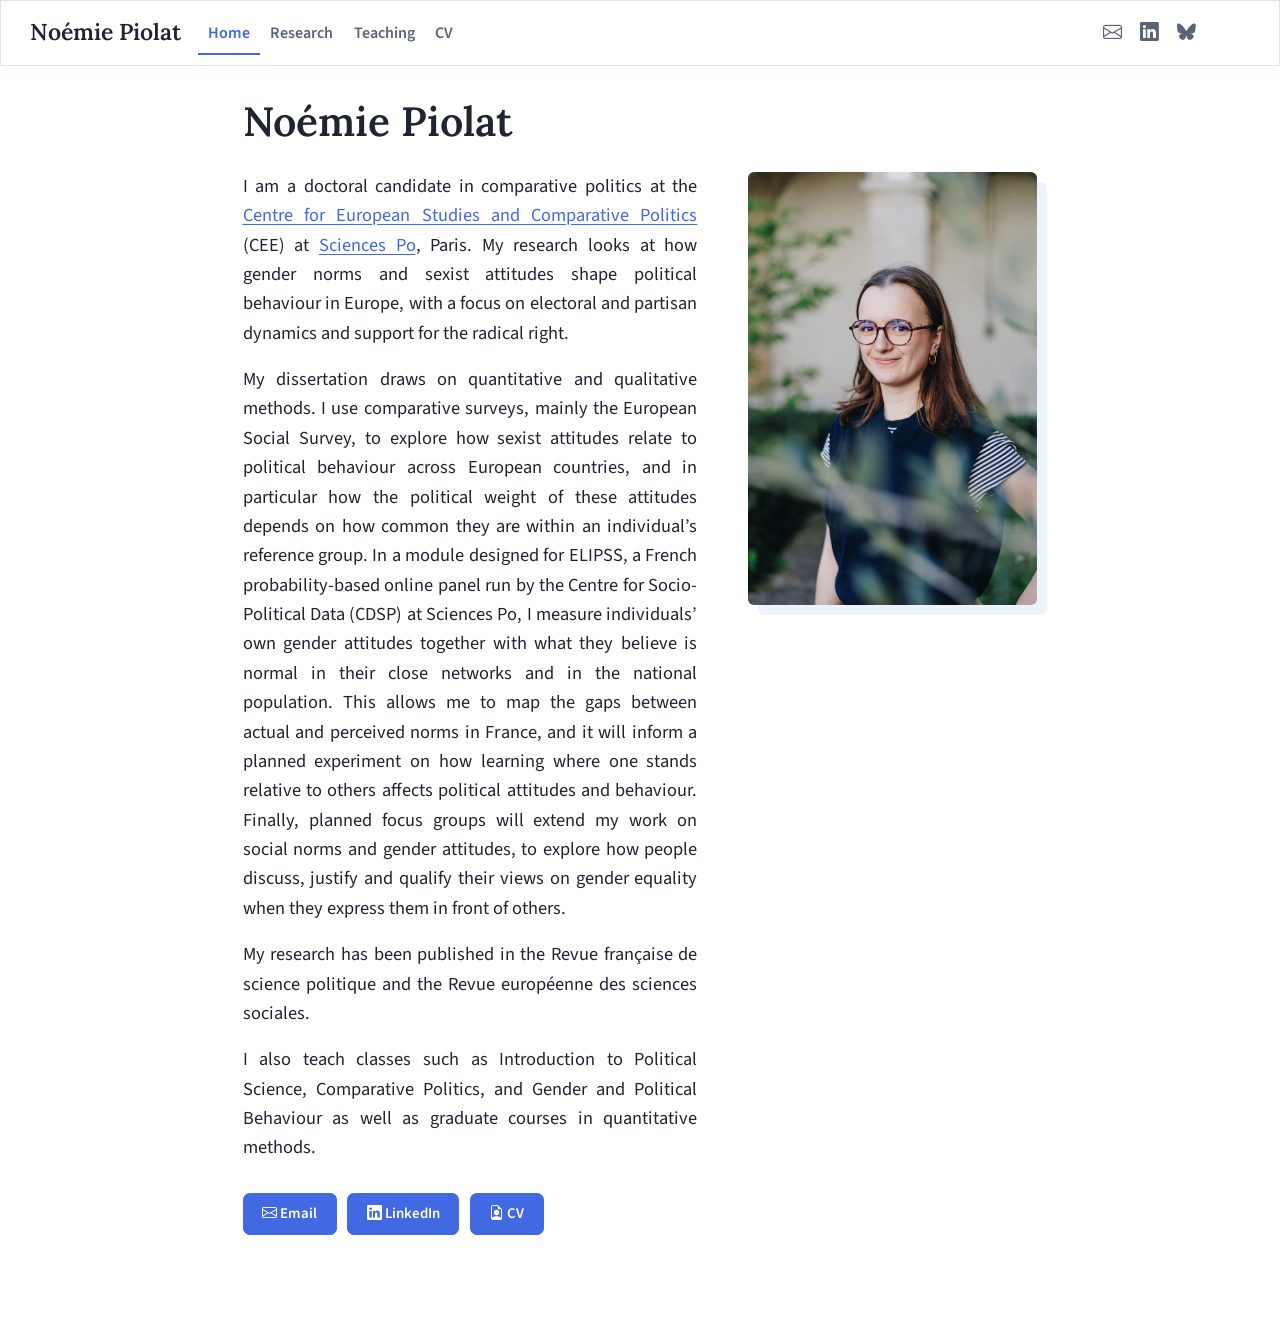
<file: docs/index.html>
<!DOCTYPE html>
<html xmlns="http://www.w3.org/1999/xhtml" lang="en" xml:lang="en"><head>

<meta charset="utf-8">
<meta name="generator" content="quarto-1.9.37">

<meta name="viewport" content="width=device-width, initial-scale=1.0, user-scalable=yes">

<meta name="description" content="Noémie Piolat, PhD candidate in comparative politics at the Center for European Studies and Comparative Politics (CEE), Sciences Po. Research on sexism, gender norms and political behaviour in Europe.">

<title>Noémie Piolat | PhD candidate in comparative politics, Sciences Po</title>
<style>
/* Default styles provided by pandoc.
** See https://pandoc.org/MANUAL.html#variables-for-html for config info.
*/
code{white-space: pre-wrap;}
span.smallcaps{font-variant: small-caps;}
div.columns{display: flex; gap: min(4vw, 1.5em);}
div.column{flex: auto; overflow-x: auto;}
div.hanging-indent{margin-left: 1.5em; text-indent: -1.5em;}
ul.task-list{list-style: none;}
ul.task-list li input[type="checkbox"] {
  width: 0.8em;
  margin: 0 0.8em 0.2em -1em; /* quarto-specific, see https://github.com/quarto-dev/quarto-cli/issues/4556 */ 
  vertical-align: middle;
}
</style>


<script src="site_libs/quarto-nav/quarto-nav.js"></script>
<script src="site_libs/quarto-nav/headroom.min.js"></script>
<script src="site_libs/clipboard/clipboard.min.js"></script>
<script src="site_libs/quarto-search/autocomplete.umd.js"></script>
<script src="site_libs/quarto-search/fuse.min.js"></script>
<script src="site_libs/quarto-search/quarto-search.js"></script>
<meta name="quarto:offset" content="./">
<link href="./favicon.png" rel="icon" type="image/png">
<script src="site_libs/quarto-html/quarto.js" type="module"></script>
<script src="site_libs/quarto-html/tabsets/tabsets.js" type="module"></script>
<script src="site_libs/quarto-html/popper.min.js"></script>
<script src="site_libs/quarto-html/tippy.umd.min.js"></script>
<script src="site_libs/quarto-html/anchor.min.js"></script>
<link href="site_libs/quarto-html/tippy.css" rel="stylesheet">
<link href="site_libs/quarto-html/quarto-syntax-highlighting-7f8f88aac4f3542376d5c11b86a4c14d.css" rel="stylesheet" id="quarto-text-highlighting-styles">
<script src="site_libs/bootstrap/bootstrap.min.js"></script>
<link href="site_libs/bootstrap/bootstrap-icons.css" rel="stylesheet">
<link href="site_libs/bootstrap/bootstrap-b8ef06f59c54221cd005d67ce55cbf95.min.css" rel="stylesheet" append-hash="true" id="quarto-bootstrap" data-mode="light">
<script id="quarto-search-options" type="application/json">{
  "location": "navbar",
  "copy-button": false,
  "collapse-after": 3,
  "panel-placement": "end",
  "type": "overlay",
  "limit": 50,
  "keyboard-shortcut": [
    "f",
    "/",
    "s"
  ],
  "show-item-context": false,
  "language": {
    "search-no-results-text": "No results",
    "search-matching-documents-text": "matching documents",
    "search-copy-link-title": "Copy link to search",
    "search-hide-matches-text": "Hide additional matches",
    "search-more-match-text": "more match in this document",
    "search-more-matches-text": "more matches in this document",
    "search-clear-button-title": "Clear",
    "search-text-placeholder": "",
    "search-detached-cancel-button-title": "Cancel",
    "search-submit-button-title": "Submit",
    "search-label": "Search"
  }
}</script>


<link rel="stylesheet" href="styles.css">
<meta property="og:title" content="Noémie Piolat | PhD candidate in comparative politics, Sciences Po">
<meta property="og:description" content="Noémie Piolat, PhD candidate in comparative politics at the Center for European Studies and Comparative Politics (CEE), Sciences Po. Research on sexism, gender norms and political behaviour in Europe.">
<meta property="og:image" content="https://noemiepiolat.github.io/photo_web.jpg">
<meta property="og:site_name" content="Noémie Piolat">
<meta property="og:image:alt" content="Portrait of Noémie Piolat">
</head>

<body class="nav-fixed fullcontent quarto-light">

<div id="quarto-search-results"></div>
  <header id="quarto-header" class="headroom fixed-top">
    <nav class="navbar navbar-expand-lg " data-bs-theme="dark">
      <div class="navbar-container container-fluid">
      <div class="navbar-brand-container mx-auto">
    <a class="navbar-brand" href="./index.html">
    <span class="navbar-title">Noémie Piolat</span>
    </a>
  </div>
            <div id="quarto-search" class="" title="Search"></div>
          <button class="navbar-toggler" type="button" data-bs-toggle="collapse" data-bs-target="#navbarCollapse" aria-controls="navbarCollapse" role="menu" aria-expanded="false" aria-label="Toggle navigation" onclick="if (window.quartoToggleHeadroom) { window.quartoToggleHeadroom(); }">
  <span class="navbar-toggler-icon"></span>
</button>
          <div class="collapse navbar-collapse" id="navbarCollapse">
            <ul class="navbar-nav navbar-nav-scroll me-auto">
  <li class="nav-item">
    <a class="nav-link active" href="./index.html" aria-current="page"> 
<span class="menu-text">Home</span></a>
  </li>  
  <li class="nav-item">
    <a class="nav-link" href="./research.html"> 
<span class="menu-text">Research</span></a>
  </li>  
  <li class="nav-item">
    <a class="nav-link" href="./teaching.html"> 
<span class="menu-text">Teaching</span></a>
  </li>  
  <li class="nav-item">
    <a class="nav-link" href="./cv.html"> 
<span class="menu-text">CV</span></a>
  </li>  
</ul>
            <ul class="navbar-nav navbar-nav-scroll ms-auto">
  <li class="nav-item compact">
    <a class="nav-link" href="mailto:noemie.piolat@sciencespo.fr"> <i class="bi bi-envelope" role="img">
</i> 
<span class="menu-text"></span></a>
  </li>  
  <li class="nav-item compact">
    <a class="nav-link" href="https://www.linkedin.com/in/noémie-piolat-770b05230"> <i class="bi bi-linkedin" role="img">
</i> 
<span class="menu-text"></span></a>
  </li>  
  <li class="nav-item compact">
    <a class="nav-link" href="http://bsky.app/profile/npiolat.bsky.social"> <i class="bi bi-bluesky" role="img">
</i> 
<span class="menu-text"></span></a>
  </li>  
</ul>
          </div> <!-- /navcollapse -->
            <div class="quarto-navbar-tools">
</div>
      </div> <!-- /container-fluid -->
    </nav>
</header>
<!-- content -->
<div id="quarto-content" class="quarto-container page-columns page-rows-contents page-layout-article page-navbar">
<!-- sidebar -->
<!-- margin-sidebar -->
    
<!-- main -->
<main class="content" id="quarto-document-content"><header id="title-block-header" class="quarto-title-block"><h1 class="hero-name title display-7">
Noémie Piolat
</h1></header>




<div class="hero">
<div class="hero-text">

<p>I am a doctoral candidate in comparative politics at the <a href="https://www.sciencespo.fr/centre-etudes-europeennes/en/">Centre for European Studies and Comparative Politics</a> (CEE) at <a href="https://www.sciencespo.fr/en/">Sciences Po</a>, Paris. My research looks at how gender norms and sexist attitudes shape political behaviour in Europe, with a focus on electoral and partisan dynamics and support for the radical right.</p>
<p>My dissertation draws on quantitative and qualitative methods. I use comparative surveys, mainly the European Social Survey, to explore how sexist attitudes relate to political behaviour across European countries, and in particular how the political weight of these attitudes depends on how common they are within an individual’s reference group. In a module designed for ELIPSS, a French probability-based online panel run by the Centre for Socio-Political Data (CDSP) at Sciences Po, I measure individuals’ own gender attitudes together with what they believe is normal in their close networks and in the national population. This allows me to map the gaps between actual and perceived norms in France, and it will inform a planned experiment on how learning where one stands relative to others affects political attitudes and behaviour. Finally, planned focus groups will extend my work on social norms and gender attitudes, to explore how people discuss, justify and qualify their views on gender equality when they express them in front of others.</p>
<p>My research has been published in the Revue française de science politique and the Revue européenne des sciences sociales.</p>
<p>I also teach classes such as Introduction to Political Science, Comparative Politics, and Gender and Political Behaviour as well as graduate courses in quantitative methods.</p>
<p class="hero-buttons">
<a class="btn btn-primary" href="mailto:noemie.piolat@sciencespo.fr"><i class="bi bi-envelope"></i> Email</a> <a class="btn btn-primary" href="https://www.linkedin.com/in/noémie-piolat-770b05230"><i class="bi bi-linkedin"></i> LinkedIn</a> <a class="btn btn-primary" href="cv.html"><i class="bi bi-file-earmark-person"></i> CV</a>
</p>
</div>
<div class="hero-photo">
<p><img src="photo_web.jpg" class="img-fluid" alt="Portrait of Noémie Piolat"></p>
</div>
</div>



</main> <!-- /main -->
<script id="quarto-html-after-body" type="application/javascript">
  window.document.addEventListener("DOMContentLoaded", function (event) {
    const icon = "";
    const anchorJS = new window.AnchorJS();
    anchorJS.options = {
      placement: 'right',
      icon: icon
    };
    anchorJS.add('.anchored');
    const isCodeAnnotation = (el) => {
      for (const clz of el.classList) {
        if (clz.startsWith('code-annotation-')) {                     
          return true;
        }
      }
      return false;
    }
    const onCopySuccess = function(e) {
      // button target
      const button = e.trigger;
      // don't keep focus
      button.blur();
      // flash "checked"
      button.classList.add('code-copy-button-checked');
      var currentTitle = button.getAttribute("title");
      button.setAttribute("title", "Copied!");
      let tooltip;
      if (window.bootstrap) {
        button.setAttribute("data-bs-toggle", "tooltip");
        button.setAttribute("data-bs-placement", "left");
        button.setAttribute("data-bs-title", "Copied!");
        tooltip = new bootstrap.Tooltip(button, 
          { trigger: "manual", 
            customClass: "code-copy-button-tooltip",
            offset: [0, -8]});
        tooltip.show();    
      }
      setTimeout(function() {
        if (tooltip) {
          tooltip.hide();
          button.removeAttribute("data-bs-title");
          button.removeAttribute("data-bs-toggle");
          button.removeAttribute("data-bs-placement");
        }
        button.setAttribute("title", currentTitle);
        button.classList.remove('code-copy-button-checked');
      }, 1000);
      // clear code selection
      e.clearSelection();
    }
    const getTextToCopy = function(trigger) {
      const outerScaffold = trigger.parentElement.cloneNode(true);
      const codeEl = outerScaffold.querySelector('code');
      for (const childEl of codeEl.children) {
        if (isCodeAnnotation(childEl)) {
          childEl.remove();
        }
      }
      return codeEl.innerText;
    }
    const clipboard = new window.ClipboardJS('.code-copy-button:not([data-in-quarto-modal])', {
      text: getTextToCopy
    });
    clipboard.on('success', onCopySuccess);
    if (window.document.getElementById('quarto-embedded-source-code-modal')) {
      const clipboardModal = new window.ClipboardJS('.code-copy-button[data-in-quarto-modal]', {
        text: getTextToCopy,
        container: window.document.getElementById('quarto-embedded-source-code-modal')
      });
      clipboardModal.on('success', onCopySuccess);
    }
      var localhostRegex = new RegExp(/^(?:http|https):\/\/localhost\:?[0-9]*\//);
      var mailtoRegex = new RegExp(/^mailto:/);
        var filterRegex = new RegExp("https:\/\/noemiepiolat\.github\.io");
      var isInternal = (href) => {
          return filterRegex.test(href) || localhostRegex.test(href) || mailtoRegex.test(href);
      }
      // Inspect non-navigation links and adorn them if external
     var links = window.document.querySelectorAll('a[href]:not(.nav-link):not(.navbar-brand):not(.toc-action):not(.sidebar-link):not(.sidebar-item-toggle):not(.pagination-link):not(.no-external):not([aria-hidden]):not(.dropdown-item):not(.quarto-navigation-tool):not(.about-link)');
      for (var i=0; i<links.length; i++) {
        const link = links[i];
        if (!isInternal(link.href)) {
          // undo the damage that might have been done by quarto-nav.js in the case of
          // links that we want to consider external
          if (link.dataset.originalHref !== undefined) {
            link.href = link.dataset.originalHref;
          }
        }
      }
    function tippyHover(el, contentFn, onTriggerFn, onUntriggerFn) {
      const config = {
        allowHTML: true,
        maxWidth: 500,
        delay: 100,
        arrow: false,
        appendTo: function(el) {
            return el.parentElement;
        },
        interactive: true,
        interactiveBorder: 10,
        theme: 'quarto',
        placement: 'bottom-start',
      };
      if (contentFn) {
        config.content = contentFn;
      }
      if (onTriggerFn) {
        config.onTrigger = onTriggerFn;
      }
      if (onUntriggerFn) {
        config.onUntrigger = onUntriggerFn;
      }
      window.tippy(el, config); 
    }
    const noterefs = window.document.querySelectorAll('a[role="doc-noteref"]');
    for (var i=0; i<noterefs.length; i++) {
      const ref = noterefs[i];
      tippyHover(ref, function() {
        // use id or data attribute instead here
        let href = ref.getAttribute('data-footnote-href') || ref.getAttribute('href');
        try { href = new URL(href).hash; } catch {}
        const id = href.replace(/^#\/?/, "");
        const note = window.document.getElementById(id);
        if (note) {
          return note.innerHTML;
        } else {
          return "";
        }
      });
    }
    const xrefs = window.document.querySelectorAll('a.quarto-xref');
    const processXRef = (id, note) => {
      // Strip column container classes
      const stripColumnClz = (el) => {
        el.classList.remove("page-full", "page-columns");
        if (el.children) {
          for (const child of el.children) {
            stripColumnClz(child);
          }
        }
      }
      stripColumnClz(note)
      if (id === null || id.startsWith('sec-')) {
        // Special case sections, only their first couple elements
        const container = document.createElement("div");
        if (note.children && note.children.length > 2) {
          container.appendChild(note.children[0].cloneNode(true));
          for (let i = 1; i < note.children.length; i++) {
            const child = note.children[i];
            if (child.tagName === "P" && child.innerText === "") {
              continue;
            } else {
              container.appendChild(child.cloneNode(true));
              break;
            }
          }
          if (window.Quarto?.typesetMath) {
            window.Quarto.typesetMath(container);
          }
          return container.innerHTML
        } else {
          if (window.Quarto?.typesetMath) {
            window.Quarto.typesetMath(note);
          }
          return note.innerHTML;
        }
      } else {
        // Remove any anchor links if they are present
        const anchorLink = note.querySelector('a.anchorjs-link');
        if (anchorLink) {
          anchorLink.remove();
        }
        if (window.Quarto?.typesetMath) {
          window.Quarto.typesetMath(note);
        }
        if (note.classList.contains("callout")) {
          return note.outerHTML;
        } else {
          return note.innerHTML;
        }
      }
    }
    for (var i=0; i<xrefs.length; i++) {
      const xref = xrefs[i];
      tippyHover(xref, undefined, function(instance) {
        instance.disable();
        let url = xref.getAttribute('href');
        let hash = undefined; 
        if (url.startsWith('#')) {
          hash = url;
        } else {
          try { hash = new URL(url).hash; } catch {}
        }
        if (hash) {
          const id = hash.replace(/^#\/?/, "");
          const note = window.document.getElementById(id);
          if (note !== null) {
            try {
              const html = processXRef(id, note.cloneNode(true));
              instance.setContent(html);
            } finally {
              instance.enable();
              instance.show();
            }
          } else {
            // See if we can fetch this
            fetch(url.split('#')[0])
            .then(res => res.text())
            .then(html => {
              const parser = new DOMParser();
              const htmlDoc = parser.parseFromString(html, "text/html");
              const note = htmlDoc.getElementById(id);
              if (note !== null) {
                const html = processXRef(id, note);
                instance.setContent(html);
              } 
            }).finally(() => {
              instance.enable();
              instance.show();
            });
          }
        } else {
          // See if we can fetch a full url (with no hash to target)
          // This is a special case and we should probably do some content thinning / targeting
          fetch(url)
          .then(res => res.text())
          .then(html => {
            const parser = new DOMParser();
            const htmlDoc = parser.parseFromString(html, "text/html");
            const note = htmlDoc.querySelector('main.content');
            if (note !== null) {
              // This should only happen for chapter cross references
              // (since there is no id in the URL)
              // remove the first header
              if (note.children.length > 0 && note.children[0].tagName === "HEADER") {
                note.children[0].remove();
              }
              const html = processXRef(null, note);
              instance.setContent(html);
            } 
          }).finally(() => {
            instance.enable();
            instance.show();
          });
        }
      }, function(instance) {
      });
    }
        let selectedAnnoteEl;
        const selectorForAnnotation = ( cell, annotation) => {
          let cellAttr = 'data-code-cell="' + cell + '"';
          let lineAttr = 'data-code-annotation="' +  annotation + '"';
          const selector = 'span[' + cellAttr + '][' + lineAttr + ']';
          return selector;
        }
        const selectCodeLines = (annoteEl) => {
          const doc = window.document;
          const targetCell = annoteEl.getAttribute("data-target-cell");
          const targetAnnotation = annoteEl.getAttribute("data-target-annotation");
          const annoteSpan = window.document.querySelector(selectorForAnnotation(targetCell, targetAnnotation));
          const lines = annoteSpan.getAttribute("data-code-lines").split(",");
          const lineIds = lines.map((line) => {
            return targetCell + "-" + line;
          })
          let top = null;
          let height = null;
          let parent = null;
          if (lineIds.length > 0) {
              //compute the position of the single el (top and bottom and make a div)
              const el = window.document.getElementById(lineIds[0]);
              top = el.offsetTop;
              height = el.offsetHeight;
              parent = el.parentElement.parentElement;
            if (lineIds.length > 1) {
              const lastEl = window.document.getElementById(lineIds[lineIds.length - 1]);
              const bottom = lastEl.offsetTop + lastEl.offsetHeight;
              height = bottom - top;
            }
            if (top !== null && height !== null && parent !== null) {
              // cook up a div (if necessary) and position it 
              let div = window.document.getElementById("code-annotation-line-highlight");
              if (div === null) {
                div = window.document.createElement("div");
                div.setAttribute("id", "code-annotation-line-highlight");
                div.style.position = 'absolute';
                parent.appendChild(div);
              }
              div.style.top = top - 2 + "px";
              div.style.height = height + 4 + "px";
              div.style.left = 0;
              let gutterDiv = window.document.getElementById("code-annotation-line-highlight-gutter");
              if (gutterDiv === null) {
                gutterDiv = window.document.createElement("div");
                gutterDiv.setAttribute("id", "code-annotation-line-highlight-gutter");
                gutterDiv.style.position = 'absolute';
                const codeCell = window.document.getElementById(targetCell);
                const gutter = codeCell.querySelector('.code-annotation-gutter');
                gutter.appendChild(gutterDiv);
              }
              gutterDiv.style.top = top - 2 + "px";
              gutterDiv.style.height = height + 4 + "px";
            }
            selectedAnnoteEl = annoteEl;
          }
        };
        const unselectCodeLines = () => {
          const elementsIds = ["code-annotation-line-highlight", "code-annotation-line-highlight-gutter"];
          elementsIds.forEach((elId) => {
            const div = window.document.getElementById(elId);
            if (div) {
              div.remove();
            }
          });
          selectedAnnoteEl = undefined;
        };
          // Handle positioning of the toggle
      window.addEventListener(
        "resize",
        throttle(() => {
          elRect = undefined;
          if (selectedAnnoteEl) {
            selectCodeLines(selectedAnnoteEl);
          }
        }, 10)
      );
      function throttle(fn, ms) {
      let throttle = false;
      let timer;
        return (...args) => {
          if(!throttle) { // first call gets through
              fn.apply(this, args);
              throttle = true;
          } else { // all the others get throttled
              if(timer) clearTimeout(timer); // cancel #2
              timer = setTimeout(() => {
                fn.apply(this, args);
                timer = throttle = false;
              }, ms);
          }
        };
      }
        // Attach click handler to the DT
        const annoteDls = window.document.querySelectorAll('dt[data-target-cell]');
        for (const annoteDlNode of annoteDls) {
          annoteDlNode.addEventListener('click', (event) => {
            const clickedEl = event.target;
            if (clickedEl !== selectedAnnoteEl) {
              unselectCodeLines();
              const activeEl = window.document.querySelector('dt[data-target-cell].code-annotation-active');
              if (activeEl) {
                activeEl.classList.remove('code-annotation-active');
              }
              selectCodeLines(clickedEl);
              clickedEl.classList.add('code-annotation-active');
            } else {
              // Unselect the line
              unselectCodeLines();
              clickedEl.classList.remove('code-annotation-active');
            }
          });
        }
    const findCites = (el) => {
      const parentEl = el.parentElement;
      if (parentEl) {
        const cites = parentEl.dataset.cites;
        if (cites) {
          return {
            el,
            cites: cites.split(' ')
          };
        } else {
          return findCites(el.parentElement)
        }
      } else {
        return undefined;
      }
    };
    var bibliorefs = window.document.querySelectorAll('a[role="doc-biblioref"]');
    for (var i=0; i<bibliorefs.length; i++) {
      const ref = bibliorefs[i];
      const citeInfo = findCites(ref);
      if (citeInfo) {
        tippyHover(citeInfo.el, function() {
          var popup = window.document.createElement('div');
          citeInfo.cites.forEach(function(cite) {
            var citeDiv = window.document.createElement('div');
            citeDiv.classList.add('hanging-indent');
            citeDiv.classList.add('csl-entry');
            var biblioDiv = window.document.getElementById('ref-' + cite);
            if (biblioDiv) {
              citeDiv.innerHTML = biblioDiv.innerHTML;
            }
            popup.appendChild(citeDiv);
          });
          return popup.innerHTML;
        });
      }
    }
  });
  </script>
</div> <!-- /content -->




</body></html>
</file>
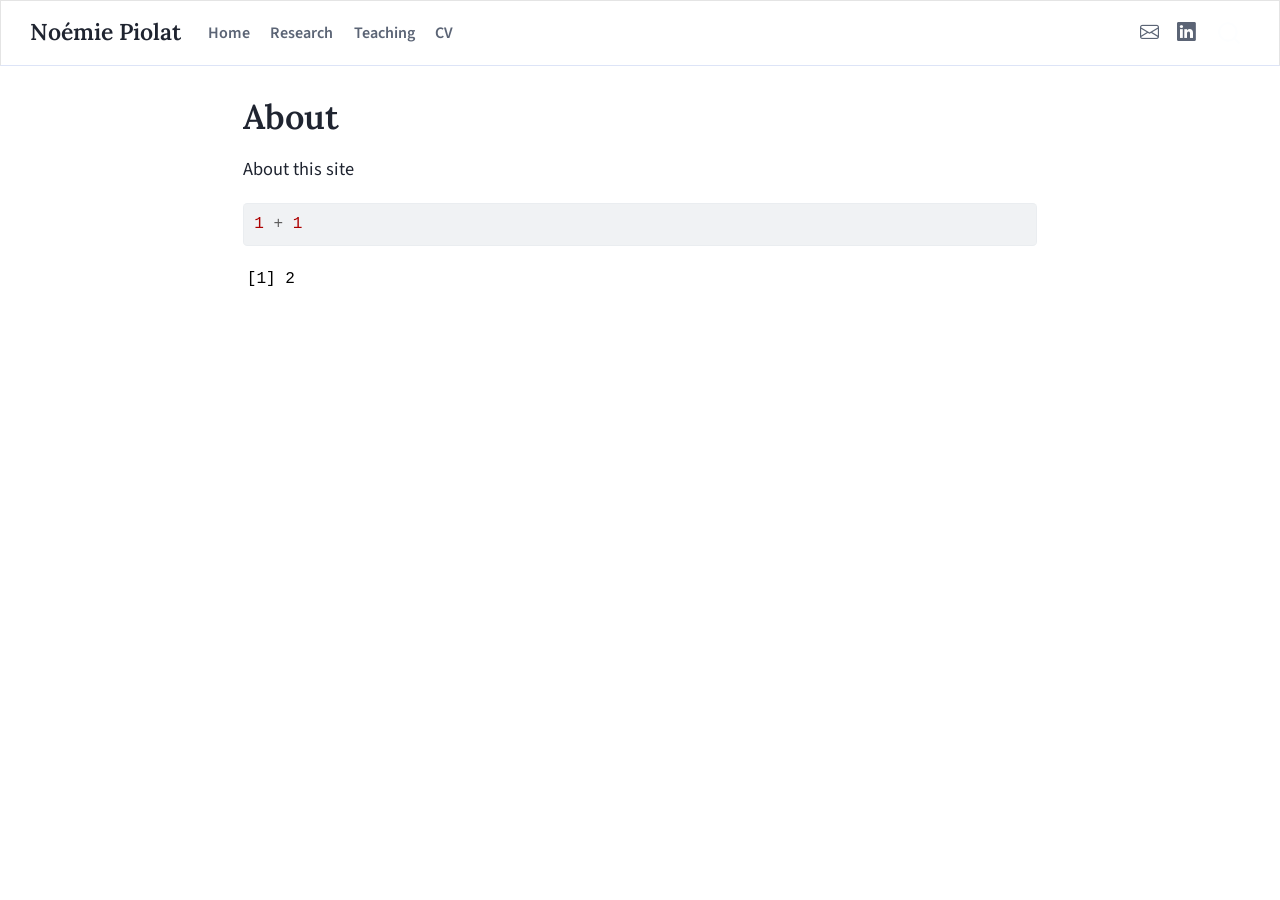
<file: docs/about.html>
<!DOCTYPE html>
<html xmlns="http://www.w3.org/1999/xhtml" lang="en" xml:lang="en"><head>

<meta charset="utf-8">
<meta name="generator" content="quarto-1.9.37">

<meta name="viewport" content="width=device-width, initial-scale=1.0, user-scalable=yes">


<title>About – Noémie Piolat</title>
<style>
/* Default styles provided by pandoc.
** See https://pandoc.org/MANUAL.html#variables-for-html for config info.
*/
code{white-space: pre-wrap;}
span.smallcaps{font-variant: small-caps;}
div.columns{display: flex; gap: min(4vw, 1.5em);}
div.column{flex: auto; overflow-x: auto;}
div.hanging-indent{margin-left: 1.5em; text-indent: -1.5em;}
ul.task-list{list-style: none;}
ul.task-list li input[type="checkbox"] {
  width: 0.8em;
  margin: 0 0.8em 0.2em -1em; /* quarto-specific, see https://github.com/quarto-dev/quarto-cli/issues/4556 */ 
  vertical-align: middle;
}
/* CSS for syntax highlighting */
html { -webkit-text-size-adjust: 100%; }
pre > code.sourceCode { white-space: pre; position: relative; }
pre > code.sourceCode > span { display: inline-block; line-height: 1.25; }
pre > code.sourceCode > span:empty { height: 1.2em; }
.sourceCode { overflow: visible; }
code.sourceCode > span { color: inherit; text-decoration: inherit; }
div.sourceCode { margin: 1em 0; }
pre.sourceCode { margin: 0; }
@media screen {
div.sourceCode { overflow: auto; }
}
@media print {
pre > code.sourceCode { white-space: pre-wrap; }
pre > code.sourceCode > span { text-indent: -5em; padding-left: 5em; }
}
pre.numberSource code
  { counter-reset: source-line 0; }
pre.numberSource code > span
  { position: relative; left: -4em; counter-increment: source-line; }
pre.numberSource code > span > a:first-child::before
  { content: counter(source-line);
    position: relative; left: -1em; text-align: right; vertical-align: baseline;
    border: none; display: inline-block;
    -webkit-touch-callout: none; -webkit-user-select: none;
    -khtml-user-select: none; -moz-user-select: none;
    -ms-user-select: none; user-select: none;
    padding: 0 4px; width: 4em;
  }
pre.numberSource { margin-left: 3em;  padding-left: 4px; }
div.sourceCode
  {   }
@media screen {
pre > code.sourceCode > span > a:first-child::before { text-decoration: underline; }
}
</style>


<script src="site_libs/quarto-nav/quarto-nav.js"></script>
<script src="site_libs/quarto-nav/headroom.min.js"></script>
<script src="site_libs/clipboard/clipboard.min.js"></script>
<script src="site_libs/quarto-search/autocomplete.umd.js"></script>
<script src="site_libs/quarto-search/fuse.min.js"></script>
<script src="site_libs/quarto-search/quarto-search.js"></script>
<meta name="quarto:offset" content="./">
<link href="./favicon.png" rel="icon" type="image/png">
<script src="site_libs/quarto-html/quarto.js" type="module"></script>
<script src="site_libs/quarto-html/tabsets/tabsets.js" type="module"></script>
<script src="site_libs/quarto-html/popper.min.js"></script>
<script src="site_libs/quarto-html/tippy.umd.min.js"></script>
<script src="site_libs/quarto-html/anchor.min.js"></script>
<link href="site_libs/quarto-html/tippy.css" rel="stylesheet">
<link href="site_libs/quarto-html/quarto-syntax-highlighting-7f8f88aac4f3542376d5c11b86a4c14d.css" rel="stylesheet" id="quarto-text-highlighting-styles">
<script src="site_libs/bootstrap/bootstrap.min.js"></script>
<link href="site_libs/bootstrap/bootstrap-icons.css" rel="stylesheet">
<link href="site_libs/bootstrap/bootstrap-b8ef06f59c54221cd005d67ce55cbf95.min.css" rel="stylesheet" append-hash="true" id="quarto-bootstrap" data-mode="light">
<script id="quarto-search-options" type="application/json">{
  "location": "navbar",
  "copy-button": false,
  "collapse-after": 3,
  "panel-placement": "end",
  "type": "overlay",
  "limit": 50,
  "keyboard-shortcut": [
    "f",
    "/",
    "s"
  ],
  "show-item-context": false,
  "language": {
    "search-no-results-text": "No results",
    "search-matching-documents-text": "matching documents",
    "search-copy-link-title": "Copy link to search",
    "search-hide-matches-text": "Hide additional matches",
    "search-more-match-text": "more match in this document",
    "search-more-matches-text": "more matches in this document",
    "search-clear-button-title": "Clear",
    "search-text-placeholder": "",
    "search-detached-cancel-button-title": "Cancel",
    "search-submit-button-title": "Submit",
    "search-label": "Search"
  }
}</script>


<link rel="stylesheet" href="styles.css">
</head>

<body class="nav-fixed fullcontent quarto-light">

<div id="quarto-search-results"></div>
  <header id="quarto-header" class="headroom fixed-top">
    <nav class="navbar navbar-expand-lg " data-bs-theme="dark">
      <div class="navbar-container container-fluid">
      <div class="navbar-brand-container mx-auto">
    <a class="navbar-brand" href="./index.html">
    <span class="navbar-title">Noémie Piolat</span>
    </a>
  </div>
            <div id="quarto-search" class="" title="Search"></div>
          <button class="navbar-toggler" type="button" data-bs-toggle="collapse" data-bs-target="#navbarCollapse" aria-controls="navbarCollapse" role="menu" aria-expanded="false" aria-label="Toggle navigation" onclick="if (window.quartoToggleHeadroom) { window.quartoToggleHeadroom(); }">
  <span class="navbar-toggler-icon"></span>
</button>
          <div class="collapse navbar-collapse" id="navbarCollapse">
            <ul class="navbar-nav navbar-nav-scroll me-auto">
  <li class="nav-item">
    <a class="nav-link" href="./index.html"> 
<span class="menu-text">Home</span></a>
  </li>  
  <li class="nav-item">
    <a class="nav-link" href="./research.html"> 
<span class="menu-text">Research</span></a>
  </li>  
  <li class="nav-item">
    <a class="nav-link" href="./teaching.html"> 
<span class="menu-text">Teaching</span></a>
  </li>  
  <li class="nav-item">
    <a class="nav-link" href="./cv.html"> 
<span class="menu-text">CV</span></a>
  </li>  
</ul>
            <ul class="navbar-nav navbar-nav-scroll ms-auto">
  <li class="nav-item compact">
    <a class="nav-link" href="mailto:noemie.piolat@sciencespo.fr"> <i class="bi bi-envelope" role="img">
</i> 
<span class="menu-text"></span></a>
  </li>  
  <li class="nav-item compact">
    <a class="nav-link" href="https://www.linkedin.com/in/noémie-piolat-770b05230"> <i class="bi bi-linkedin" role="img">
</i> 
<span class="menu-text"></span></a>
  </li>  
</ul>
          </div> <!-- /navcollapse -->
            <div class="quarto-navbar-tools">
</div>
      </div> <!-- /container-fluid -->
    </nav>
</header>
<!-- content -->
<div id="quarto-content" class="quarto-container page-columns page-rows-contents page-layout-article page-navbar">
<!-- sidebar -->
<!-- margin-sidebar -->
    
<!-- main -->
<main class="content" id="quarto-document-content">

<header id="title-block-header" class="quarto-title-block default">
<div class="quarto-title">
<h1 class="title">About</h1>
</div>



<div class="quarto-title-meta">

    
  
    
  </div>
  


</header>


<p>About this site</p>
<div class="cell">
<div class="code-copy-outer-scaffold"><div class="sourceCode cell-code" id="cb1"><pre class="sourceCode r code-with-copy"><code class="sourceCode r"><span id="cb1-1"><a href="#cb1-1" aria-hidden="true" tabindex="-1"></a><span class="dv">1</span> <span class="sc">+</span> <span class="dv">1</span></span></code></pre></div><button title="Copy to Clipboard" class="code-copy-button"><i class="bi"></i></button></div>
<div class="cell-output cell-output-stdout">
<pre><code>[1] 2</code></pre>
</div>
</div>



</main> <!-- /main -->
<script id="quarto-html-after-body" type="application/javascript">
  window.document.addEventListener("DOMContentLoaded", function (event) {
    const icon = "";
    const anchorJS = new window.AnchorJS();
    anchorJS.options = {
      placement: 'right',
      icon: icon
    };
    anchorJS.add('.anchored');
    const isCodeAnnotation = (el) => {
      for (const clz of el.classList) {
        if (clz.startsWith('code-annotation-')) {                     
          return true;
        }
      }
      return false;
    }
    const onCopySuccess = function(e) {
      // button target
      const button = e.trigger;
      // don't keep focus
      button.blur();
      // flash "checked"
      button.classList.add('code-copy-button-checked');
      var currentTitle = button.getAttribute("title");
      button.setAttribute("title", "Copied!");
      let tooltip;
      if (window.bootstrap) {
        button.setAttribute("data-bs-toggle", "tooltip");
        button.setAttribute("data-bs-placement", "left");
        button.setAttribute("data-bs-title", "Copied!");
        tooltip = new bootstrap.Tooltip(button, 
          { trigger: "manual", 
            customClass: "code-copy-button-tooltip",
            offset: [0, -8]});
        tooltip.show();    
      }
      setTimeout(function() {
        if (tooltip) {
          tooltip.hide();
          button.removeAttribute("data-bs-title");
          button.removeAttribute("data-bs-toggle");
          button.removeAttribute("data-bs-placement");
        }
        button.setAttribute("title", currentTitle);
        button.classList.remove('code-copy-button-checked');
      }, 1000);
      // clear code selection
      e.clearSelection();
    }
    const getTextToCopy = function(trigger) {
      const outerScaffold = trigger.parentElement.cloneNode(true);
      const codeEl = outerScaffold.querySelector('code');
      for (const childEl of codeEl.children) {
        if (isCodeAnnotation(childEl)) {
          childEl.remove();
        }
      }
      return codeEl.innerText;
    }
    const clipboard = new window.ClipboardJS('.code-copy-button:not([data-in-quarto-modal])', {
      text: getTextToCopy
    });
    clipboard.on('success', onCopySuccess);
    if (window.document.getElementById('quarto-embedded-source-code-modal')) {
      const clipboardModal = new window.ClipboardJS('.code-copy-button[data-in-quarto-modal]', {
        text: getTextToCopy,
        container: window.document.getElementById('quarto-embedded-source-code-modal')
      });
      clipboardModal.on('success', onCopySuccess);
    }
      var localhostRegex = new RegExp(/^(?:http|https):\/\/localhost\:?[0-9]*\//);
      var mailtoRegex = new RegExp(/^mailto:/);
        var filterRegex = new RegExp('/' + window.location.host + '/');
      var isInternal = (href) => {
          return filterRegex.test(href) || localhostRegex.test(href) || mailtoRegex.test(href);
      }
      // Inspect non-navigation links and adorn them if external
     var links = window.document.querySelectorAll('a[href]:not(.nav-link):not(.navbar-brand):not(.toc-action):not(.sidebar-link):not(.sidebar-item-toggle):not(.pagination-link):not(.no-external):not([aria-hidden]):not(.dropdown-item):not(.quarto-navigation-tool):not(.about-link)');
      for (var i=0; i<links.length; i++) {
        const link = links[i];
        if (!isInternal(link.href)) {
          // undo the damage that might have been done by quarto-nav.js in the case of
          // links that we want to consider external
          if (link.dataset.originalHref !== undefined) {
            link.href = link.dataset.originalHref;
          }
        }
      }
    function tippyHover(el, contentFn, onTriggerFn, onUntriggerFn) {
      const config = {
        allowHTML: true,
        maxWidth: 500,
        delay: 100,
        arrow: false,
        appendTo: function(el) {
            return el.parentElement;
        },
        interactive: true,
        interactiveBorder: 10,
        theme: 'quarto',
        placement: 'bottom-start',
      };
      if (contentFn) {
        config.content = contentFn;
      }
      if (onTriggerFn) {
        config.onTrigger = onTriggerFn;
      }
      if (onUntriggerFn) {
        config.onUntrigger = onUntriggerFn;
      }
      window.tippy(el, config); 
    }
    const noterefs = window.document.querySelectorAll('a[role="doc-noteref"]');
    for (var i=0; i<noterefs.length; i++) {
      const ref = noterefs[i];
      tippyHover(ref, function() {
        // use id or data attribute instead here
        let href = ref.getAttribute('data-footnote-href') || ref.getAttribute('href');
        try { href = new URL(href).hash; } catch {}
        const id = href.replace(/^#\/?/, "");
        const note = window.document.getElementById(id);
        if (note) {
          return note.innerHTML;
        } else {
          return "";
        }
      });
    }
    const xrefs = window.document.querySelectorAll('a.quarto-xref');
    const processXRef = (id, note) => {
      // Strip column container classes
      const stripColumnClz = (el) => {
        el.classList.remove("page-full", "page-columns");
        if (el.children) {
          for (const child of el.children) {
            stripColumnClz(child);
          }
        }
      }
      stripColumnClz(note)
      if (id === null || id.startsWith('sec-')) {
        // Special case sections, only their first couple elements
        const container = document.createElement("div");
        if (note.children && note.children.length > 2) {
          container.appendChild(note.children[0].cloneNode(true));
          for (let i = 1; i < note.children.length; i++) {
            const child = note.children[i];
            if (child.tagName === "P" && child.innerText === "") {
              continue;
            } else {
              container.appendChild(child.cloneNode(true));
              break;
            }
          }
          if (window.Quarto?.typesetMath) {
            window.Quarto.typesetMath(container);
          }
          return container.innerHTML
        } else {
          if (window.Quarto?.typesetMath) {
            window.Quarto.typesetMath(note);
          }
          return note.innerHTML;
        }
      } else {
        // Remove any anchor links if they are present
        const anchorLink = note.querySelector('a.anchorjs-link');
        if (anchorLink) {
          anchorLink.remove();
        }
        if (window.Quarto?.typesetMath) {
          window.Quarto.typesetMath(note);
        }
        if (note.classList.contains("callout")) {
          return note.outerHTML;
        } else {
          return note.innerHTML;
        }
      }
    }
    for (var i=0; i<xrefs.length; i++) {
      const xref = xrefs[i];
      tippyHover(xref, undefined, function(instance) {
        instance.disable();
        let url = xref.getAttribute('href');
        let hash = undefined; 
        if (url.startsWith('#')) {
          hash = url;
        } else {
          try { hash = new URL(url).hash; } catch {}
        }
        if (hash) {
          const id = hash.replace(/^#\/?/, "");
          const note = window.document.getElementById(id);
          if (note !== null) {
            try {
              const html = processXRef(id, note.cloneNode(true));
              instance.setContent(html);
            } finally {
              instance.enable();
              instance.show();
            }
          } else {
            // See if we can fetch this
            fetch(url.split('#')[0])
            .then(res => res.text())
            .then(html => {
              const parser = new DOMParser();
              const htmlDoc = parser.parseFromString(html, "text/html");
              const note = htmlDoc.getElementById(id);
              if (note !== null) {
                const html = processXRef(id, note);
                instance.setContent(html);
              } 
            }).finally(() => {
              instance.enable();
              instance.show();
            });
          }
        } else {
          // See if we can fetch a full url (with no hash to target)
          // This is a special case and we should probably do some content thinning / targeting
          fetch(url)
          .then(res => res.text())
          .then(html => {
            const parser = new DOMParser();
            const htmlDoc = parser.parseFromString(html, "text/html");
            const note = htmlDoc.querySelector('main.content');
            if (note !== null) {
              // This should only happen for chapter cross references
              // (since there is no id in the URL)
              // remove the first header
              if (note.children.length > 0 && note.children[0].tagName === "HEADER") {
                note.children[0].remove();
              }
              const html = processXRef(null, note);
              instance.setContent(html);
            } 
          }).finally(() => {
            instance.enable();
            instance.show();
          });
        }
      }, function(instance) {
      });
    }
        let selectedAnnoteEl;
        const selectorForAnnotation = ( cell, annotation) => {
          let cellAttr = 'data-code-cell="' + cell + '"';
          let lineAttr = 'data-code-annotation="' +  annotation + '"';
          const selector = 'span[' + cellAttr + '][' + lineAttr + ']';
          return selector;
        }
        const selectCodeLines = (annoteEl) => {
          const doc = window.document;
          const targetCell = annoteEl.getAttribute("data-target-cell");
          const targetAnnotation = annoteEl.getAttribute("data-target-annotation");
          const annoteSpan = window.document.querySelector(selectorForAnnotation(targetCell, targetAnnotation));
          const lines = annoteSpan.getAttribute("data-code-lines").split(",");
          const lineIds = lines.map((line) => {
            return targetCell + "-" + line;
          })
          let top = null;
          let height = null;
          let parent = null;
          if (lineIds.length > 0) {
              //compute the position of the single el (top and bottom and make a div)
              const el = window.document.getElementById(lineIds[0]);
              top = el.offsetTop;
              height = el.offsetHeight;
              parent = el.parentElement.parentElement;
            if (lineIds.length > 1) {
              const lastEl = window.document.getElementById(lineIds[lineIds.length - 1]);
              const bottom = lastEl.offsetTop + lastEl.offsetHeight;
              height = bottom - top;
            }
            if (top !== null && height !== null && parent !== null) {
              // cook up a div (if necessary) and position it 
              let div = window.document.getElementById("code-annotation-line-highlight");
              if (div === null) {
                div = window.document.createElement("div");
                div.setAttribute("id", "code-annotation-line-highlight");
                div.style.position = 'absolute';
                parent.appendChild(div);
              }
              div.style.top = top - 2 + "px";
              div.style.height = height + 4 + "px";
              div.style.left = 0;
              let gutterDiv = window.document.getElementById("code-annotation-line-highlight-gutter");
              if (gutterDiv === null) {
                gutterDiv = window.document.createElement("div");
                gutterDiv.setAttribute("id", "code-annotation-line-highlight-gutter");
                gutterDiv.style.position = 'absolute';
                const codeCell = window.document.getElementById(targetCell);
                const gutter = codeCell.querySelector('.code-annotation-gutter');
                gutter.appendChild(gutterDiv);
              }
              gutterDiv.style.top = top - 2 + "px";
              gutterDiv.style.height = height + 4 + "px";
            }
            selectedAnnoteEl = annoteEl;
          }
        };
        const unselectCodeLines = () => {
          const elementsIds = ["code-annotation-line-highlight", "code-annotation-line-highlight-gutter"];
          elementsIds.forEach((elId) => {
            const div = window.document.getElementById(elId);
            if (div) {
              div.remove();
            }
          });
          selectedAnnoteEl = undefined;
        };
          // Handle positioning of the toggle
      window.addEventListener(
        "resize",
        throttle(() => {
          elRect = undefined;
          if (selectedAnnoteEl) {
            selectCodeLines(selectedAnnoteEl);
          }
        }, 10)
      );
      function throttle(fn, ms) {
      let throttle = false;
      let timer;
        return (...args) => {
          if(!throttle) { // first call gets through
              fn.apply(this, args);
              throttle = true;
          } else { // all the others get throttled
              if(timer) clearTimeout(timer); // cancel #2
              timer = setTimeout(() => {
                fn.apply(this, args);
                timer = throttle = false;
              }, ms);
          }
        };
      }
        // Attach click handler to the DT
        const annoteDls = window.document.querySelectorAll('dt[data-target-cell]');
        for (const annoteDlNode of annoteDls) {
          annoteDlNode.addEventListener('click', (event) => {
            const clickedEl = event.target;
            if (clickedEl !== selectedAnnoteEl) {
              unselectCodeLines();
              const activeEl = window.document.querySelector('dt[data-target-cell].code-annotation-active');
              if (activeEl) {
                activeEl.classList.remove('code-annotation-active');
              }
              selectCodeLines(clickedEl);
              clickedEl.classList.add('code-annotation-active');
            } else {
              // Unselect the line
              unselectCodeLines();
              clickedEl.classList.remove('code-annotation-active');
            }
          });
        }
    const findCites = (el) => {
      const parentEl = el.parentElement;
      if (parentEl) {
        const cites = parentEl.dataset.cites;
        if (cites) {
          return {
            el,
            cites: cites.split(' ')
          };
        } else {
          return findCites(el.parentElement)
        }
      } else {
        return undefined;
      }
    };
    var bibliorefs = window.document.querySelectorAll('a[role="doc-biblioref"]');
    for (var i=0; i<bibliorefs.length; i++) {
      const ref = bibliorefs[i];
      const citeInfo = findCites(ref);
      if (citeInfo) {
        tippyHover(citeInfo.el, function() {
          var popup = window.document.createElement('div');
          citeInfo.cites.forEach(function(cite) {
            var citeDiv = window.document.createElement('div');
            citeDiv.classList.add('hanging-indent');
            citeDiv.classList.add('csl-entry');
            var biblioDiv = window.document.getElementById('ref-' + cite);
            if (biblioDiv) {
              citeDiv.innerHTML = biblioDiv.innerHTML;
            }
            popup.appendChild(citeDiv);
          });
          return popup.innerHTML;
        });
      }
    }
  });
  </script>
</div> <!-- /content -->




</body></html>
</file>
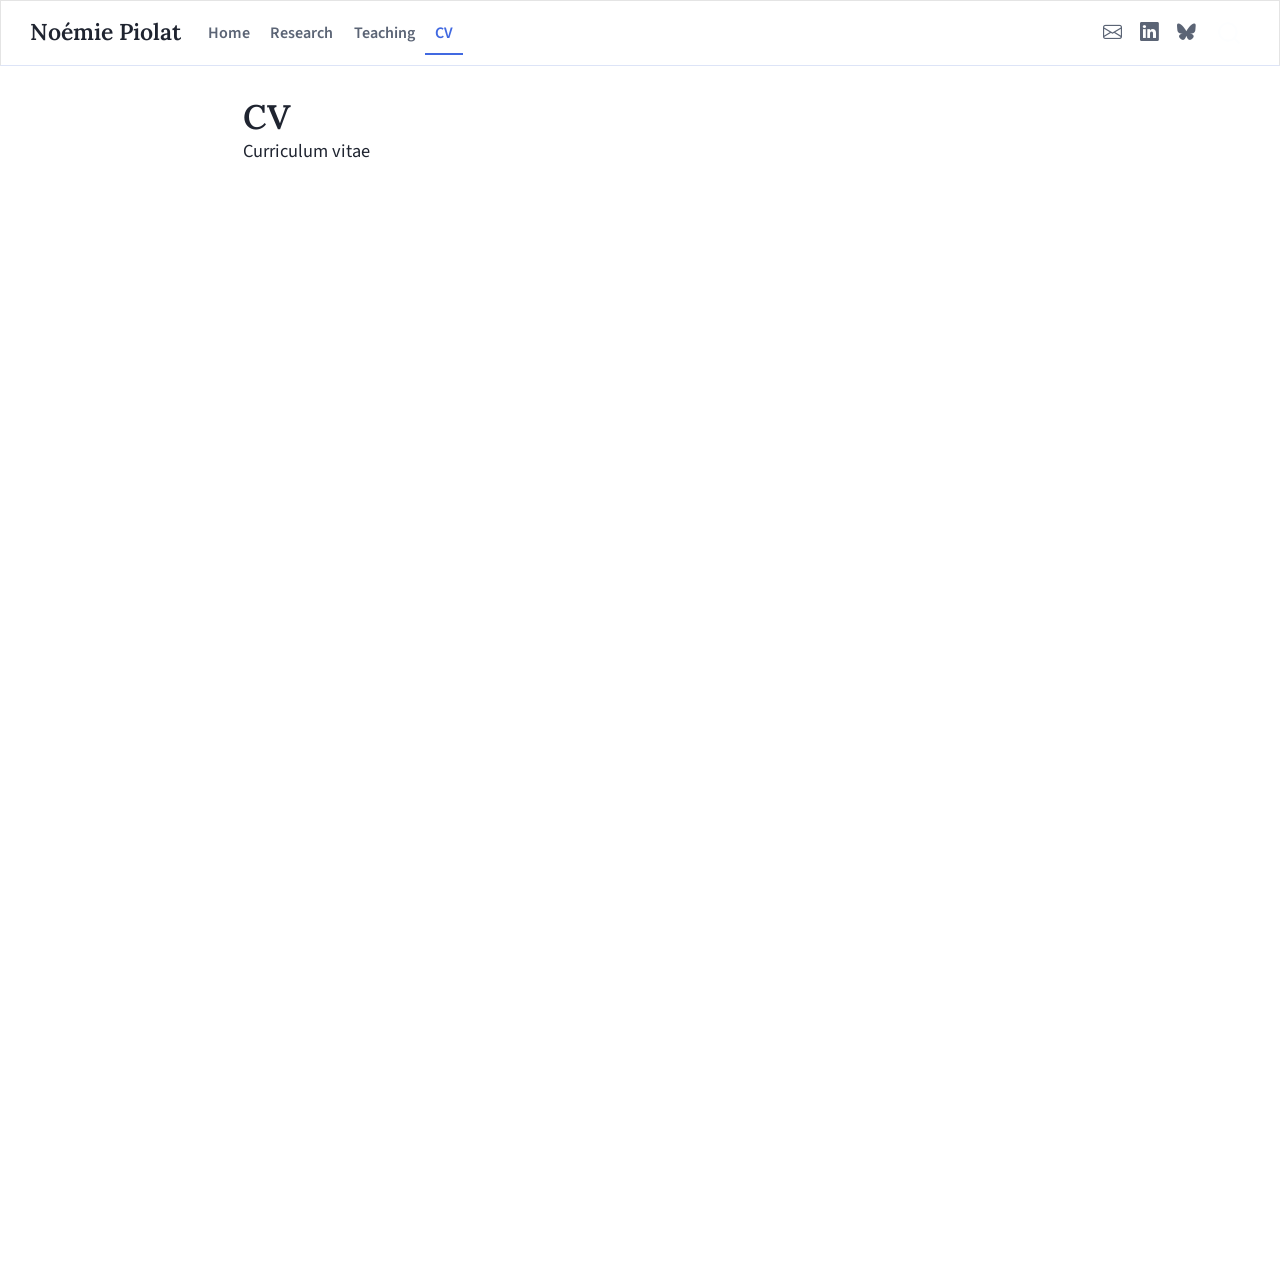
<file: docs/cv.html>
<!DOCTYPE html>
<html xmlns="http://www.w3.org/1999/xhtml" lang="en" xml:lang="en"><head>

<meta charset="utf-8">
<meta name="generator" content="quarto-1.9.37">

<meta name="viewport" content="width=device-width, initial-scale=1.0, user-scalable=yes">

<meta name="description" content="Curriculum vitae">

<title>CV – Noémie Piolat</title>
<style>
/* Default styles provided by pandoc.
** See https://pandoc.org/MANUAL.html#variables-for-html for config info.
*/
code{white-space: pre-wrap;}
span.smallcaps{font-variant: small-caps;}
div.columns{display: flex; gap: min(4vw, 1.5em);}
div.column{flex: auto; overflow-x: auto;}
div.hanging-indent{margin-left: 1.5em; text-indent: -1.5em;}
ul.task-list{list-style: none;}
ul.task-list li input[type="checkbox"] {
  width: 0.8em;
  margin: 0 0.8em 0.2em -1em; /* quarto-specific, see https://github.com/quarto-dev/quarto-cli/issues/4556 */ 
  vertical-align: middle;
}
</style>


<script src="site_libs/quarto-nav/quarto-nav.js"></script>
<script src="site_libs/quarto-nav/headroom.min.js"></script>
<script src="site_libs/clipboard/clipboard.min.js"></script>
<script src="site_libs/quarto-search/autocomplete.umd.js"></script>
<script src="site_libs/quarto-search/fuse.min.js"></script>
<script src="site_libs/quarto-search/quarto-search.js"></script>
<meta name="quarto:offset" content="./">
<link href="./favicon.png" rel="icon" type="image/png">
<script src="site_libs/quarto-html/quarto.js" type="module"></script>
<script src="site_libs/quarto-html/tabsets/tabsets.js" type="module"></script>
<script src="site_libs/quarto-html/popper.min.js"></script>
<script src="site_libs/quarto-html/tippy.umd.min.js"></script>
<script src="site_libs/quarto-html/anchor.min.js"></script>
<link href="site_libs/quarto-html/tippy.css" rel="stylesheet">
<link href="site_libs/quarto-html/quarto-syntax-highlighting-7f8f88aac4f3542376d5c11b86a4c14d.css" rel="stylesheet" id="quarto-text-highlighting-styles">
<script src="site_libs/bootstrap/bootstrap.min.js"></script>
<link href="site_libs/bootstrap/bootstrap-icons.css" rel="stylesheet">
<link href="site_libs/bootstrap/bootstrap-b8ef06f59c54221cd005d67ce55cbf95.min.css" rel="stylesheet" append-hash="true" id="quarto-bootstrap" data-mode="light">
<script id="quarto-search-options" type="application/json">{
  "location": "navbar",
  "copy-button": false,
  "collapse-after": 3,
  "panel-placement": "end",
  "type": "overlay",
  "limit": 50,
  "keyboard-shortcut": [
    "f",
    "/",
    "s"
  ],
  "show-item-context": false,
  "language": {
    "search-no-results-text": "No results",
    "search-matching-documents-text": "matching documents",
    "search-copy-link-title": "Copy link to search",
    "search-hide-matches-text": "Hide additional matches",
    "search-more-match-text": "more match in this document",
    "search-more-matches-text": "more matches in this document",
    "search-clear-button-title": "Clear",
    "search-text-placeholder": "",
    "search-detached-cancel-button-title": "Cancel",
    "search-submit-button-title": "Submit",
    "search-label": "Search"
  }
}</script>


<link rel="stylesheet" href="styles.css">
<meta property="og:title" content="CV – Noémie Piolat">
<meta property="og:description" content="Curriculum vitae">
<meta property="og:site_name" content="Noémie Piolat">
</head>

<body class="nav-fixed fullcontent quarto-light">

<div id="quarto-search-results"></div>
  <header id="quarto-header" class="headroom fixed-top">
    <nav class="navbar navbar-expand-lg " data-bs-theme="dark">
      <div class="navbar-container container-fluid">
      <div class="navbar-brand-container mx-auto">
    <a class="navbar-brand" href="./index.html">
    <span class="navbar-title">Noémie Piolat</span>
    </a>
  </div>
            <div id="quarto-search" class="" title="Search"></div>
          <button class="navbar-toggler" type="button" data-bs-toggle="collapse" data-bs-target="#navbarCollapse" aria-controls="navbarCollapse" role="menu" aria-expanded="false" aria-label="Toggle navigation" onclick="if (window.quartoToggleHeadroom) { window.quartoToggleHeadroom(); }">
  <span class="navbar-toggler-icon"></span>
</button>
          <div class="collapse navbar-collapse" id="navbarCollapse">
            <ul class="navbar-nav navbar-nav-scroll me-auto">
  <li class="nav-item">
    <a class="nav-link" href="./index.html"> 
<span class="menu-text">Home</span></a>
  </li>  
  <li class="nav-item">
    <a class="nav-link" href="./research.html"> 
<span class="menu-text">Research</span></a>
  </li>  
  <li class="nav-item">
    <a class="nav-link" href="./teaching.html"> 
<span class="menu-text">Teaching</span></a>
  </li>  
  <li class="nav-item">
    <a class="nav-link active" href="./cv.html" aria-current="page"> 
<span class="menu-text">CV</span></a>
  </li>  
</ul>
            <ul class="navbar-nav navbar-nav-scroll ms-auto">
  <li class="nav-item compact">
    <a class="nav-link" href="mailto:noemie.piolat@sciencespo.fr"> <i class="bi bi-envelope" role="img">
</i> 
<span class="menu-text"></span></a>
  </li>  
  <li class="nav-item compact">
    <a class="nav-link" href="https://www.linkedin.com/in/noémie-piolat-770b05230"> <i class="bi bi-linkedin" role="img">
</i> 
<span class="menu-text"></span></a>
  </li>  
  <li class="nav-item compact">
    <a class="nav-link" href="http://bsky.app/profile/npiolat.bsky.social"> <i class="bi bi-bluesky" role="img">
</i> 
<span class="menu-text"></span></a>
  </li>  
</ul>
          </div> <!-- /navcollapse -->
            <div class="quarto-navbar-tools">
</div>
      </div> <!-- /container-fluid -->
    </nav>
</header>
<!-- content -->
<div id="quarto-content" class="quarto-container page-columns page-rows-contents page-layout-article page-navbar">
<!-- sidebar -->
<!-- margin-sidebar -->
    
<!-- main -->
<main class="content" id="quarto-document-content">

<header id="title-block-header" class="quarto-title-block default">
<div class="quarto-title">
<h1 class="title">CV</h1>
</div>

<div>
  <div class="description">
    Curriculum vitae
  </div>
</div>


<div class="quarto-title-meta">

    
  
    
  </div>
  


</header>


<iframe src="CV_PIOLAT.pdf" width="100%" height="1000px">
</iframe>



</main> <!-- /main -->
<script id="quarto-html-after-body" type="application/javascript">
  window.document.addEventListener("DOMContentLoaded", function (event) {
    const icon = "";
    const anchorJS = new window.AnchorJS();
    anchorJS.options = {
      placement: 'right',
      icon: icon
    };
    anchorJS.add('.anchored');
    const isCodeAnnotation = (el) => {
      for (const clz of el.classList) {
        if (clz.startsWith('code-annotation-')) {                     
          return true;
        }
      }
      return false;
    }
    const onCopySuccess = function(e) {
      // button target
      const button = e.trigger;
      // don't keep focus
      button.blur();
      // flash "checked"
      button.classList.add('code-copy-button-checked');
      var currentTitle = button.getAttribute("title");
      button.setAttribute("title", "Copied!");
      let tooltip;
      if (window.bootstrap) {
        button.setAttribute("data-bs-toggle", "tooltip");
        button.setAttribute("data-bs-placement", "left");
        button.setAttribute("data-bs-title", "Copied!");
        tooltip = new bootstrap.Tooltip(button, 
          { trigger: "manual", 
            customClass: "code-copy-button-tooltip",
            offset: [0, -8]});
        tooltip.show();    
      }
      setTimeout(function() {
        if (tooltip) {
          tooltip.hide();
          button.removeAttribute("data-bs-title");
          button.removeAttribute("data-bs-toggle");
          button.removeAttribute("data-bs-placement");
        }
        button.setAttribute("title", currentTitle);
        button.classList.remove('code-copy-button-checked');
      }, 1000);
      // clear code selection
      e.clearSelection();
    }
    const getTextToCopy = function(trigger) {
      const outerScaffold = trigger.parentElement.cloneNode(true);
      const codeEl = outerScaffold.querySelector('code');
      for (const childEl of codeEl.children) {
        if (isCodeAnnotation(childEl)) {
          childEl.remove();
        }
      }
      return codeEl.innerText;
    }
    const clipboard = new window.ClipboardJS('.code-copy-button:not([data-in-quarto-modal])', {
      text: getTextToCopy
    });
    clipboard.on('success', onCopySuccess);
    if (window.document.getElementById('quarto-embedded-source-code-modal')) {
      const clipboardModal = new window.ClipboardJS('.code-copy-button[data-in-quarto-modal]', {
        text: getTextToCopy,
        container: window.document.getElementById('quarto-embedded-source-code-modal')
      });
      clipboardModal.on('success', onCopySuccess);
    }
      var localhostRegex = new RegExp(/^(?:http|https):\/\/localhost\:?[0-9]*\//);
      var mailtoRegex = new RegExp(/^mailto:/);
        var filterRegex = new RegExp("https:\/\/noemiepiolat\.github\.io");
      var isInternal = (href) => {
          return filterRegex.test(href) || localhostRegex.test(href) || mailtoRegex.test(href);
      }
      // Inspect non-navigation links and adorn them if external
     var links = window.document.querySelectorAll('a[href]:not(.nav-link):not(.navbar-brand):not(.toc-action):not(.sidebar-link):not(.sidebar-item-toggle):not(.pagination-link):not(.no-external):not([aria-hidden]):not(.dropdown-item):not(.quarto-navigation-tool):not(.about-link)');
      for (var i=0; i<links.length; i++) {
        const link = links[i];
        if (!isInternal(link.href)) {
          // undo the damage that might have been done by quarto-nav.js in the case of
          // links that we want to consider external
          if (link.dataset.originalHref !== undefined) {
            link.href = link.dataset.originalHref;
          }
        }
      }
    function tippyHover(el, contentFn, onTriggerFn, onUntriggerFn) {
      const config = {
        allowHTML: true,
        maxWidth: 500,
        delay: 100,
        arrow: false,
        appendTo: function(el) {
            return el.parentElement;
        },
        interactive: true,
        interactiveBorder: 10,
        theme: 'quarto',
        placement: 'bottom-start',
      };
      if (contentFn) {
        config.content = contentFn;
      }
      if (onTriggerFn) {
        config.onTrigger = onTriggerFn;
      }
      if (onUntriggerFn) {
        config.onUntrigger = onUntriggerFn;
      }
      window.tippy(el, config); 
    }
    const noterefs = window.document.querySelectorAll('a[role="doc-noteref"]');
    for (var i=0; i<noterefs.length; i++) {
      const ref = noterefs[i];
      tippyHover(ref, function() {
        // use id or data attribute instead here
        let href = ref.getAttribute('data-footnote-href') || ref.getAttribute('href');
        try { href = new URL(href).hash; } catch {}
        const id = href.replace(/^#\/?/, "");
        const note = window.document.getElementById(id);
        if (note) {
          return note.innerHTML;
        } else {
          return "";
        }
      });
    }
    const xrefs = window.document.querySelectorAll('a.quarto-xref');
    const processXRef = (id, note) => {
      // Strip column container classes
      const stripColumnClz = (el) => {
        el.classList.remove("page-full", "page-columns");
        if (el.children) {
          for (const child of el.children) {
            stripColumnClz(child);
          }
        }
      }
      stripColumnClz(note)
      if (id === null || id.startsWith('sec-')) {
        // Special case sections, only their first couple elements
        const container = document.createElement("div");
        if (note.children && note.children.length > 2) {
          container.appendChild(note.children[0].cloneNode(true));
          for (let i = 1; i < note.children.length; i++) {
            const child = note.children[i];
            if (child.tagName === "P" && child.innerText === "") {
              continue;
            } else {
              container.appendChild(child.cloneNode(true));
              break;
            }
          }
          if (window.Quarto?.typesetMath) {
            window.Quarto.typesetMath(container);
          }
          return container.innerHTML
        } else {
          if (window.Quarto?.typesetMath) {
            window.Quarto.typesetMath(note);
          }
          return note.innerHTML;
        }
      } else {
        // Remove any anchor links if they are present
        const anchorLink = note.querySelector('a.anchorjs-link');
        if (anchorLink) {
          anchorLink.remove();
        }
        if (window.Quarto?.typesetMath) {
          window.Quarto.typesetMath(note);
        }
        if (note.classList.contains("callout")) {
          return note.outerHTML;
        } else {
          return note.innerHTML;
        }
      }
    }
    for (var i=0; i<xrefs.length; i++) {
      const xref = xrefs[i];
      tippyHover(xref, undefined, function(instance) {
        instance.disable();
        let url = xref.getAttribute('href');
        let hash = undefined; 
        if (url.startsWith('#')) {
          hash = url;
        } else {
          try { hash = new URL(url).hash; } catch {}
        }
        if (hash) {
          const id = hash.replace(/^#\/?/, "");
          const note = window.document.getElementById(id);
          if (note !== null) {
            try {
              const html = processXRef(id, note.cloneNode(true));
              instance.setContent(html);
            } finally {
              instance.enable();
              instance.show();
            }
          } else {
            // See if we can fetch this
            fetch(url.split('#')[0])
            .then(res => res.text())
            .then(html => {
              const parser = new DOMParser();
              const htmlDoc = parser.parseFromString(html, "text/html");
              const note = htmlDoc.getElementById(id);
              if (note !== null) {
                const html = processXRef(id, note);
                instance.setContent(html);
              } 
            }).finally(() => {
              instance.enable();
              instance.show();
            });
          }
        } else {
          // See if we can fetch a full url (with no hash to target)
          // This is a special case and we should probably do some content thinning / targeting
          fetch(url)
          .then(res => res.text())
          .then(html => {
            const parser = new DOMParser();
            const htmlDoc = parser.parseFromString(html, "text/html");
            const note = htmlDoc.querySelector('main.content');
            if (note !== null) {
              // This should only happen for chapter cross references
              // (since there is no id in the URL)
              // remove the first header
              if (note.children.length > 0 && note.children[0].tagName === "HEADER") {
                note.children[0].remove();
              }
              const html = processXRef(null, note);
              instance.setContent(html);
            } 
          }).finally(() => {
            instance.enable();
            instance.show();
          });
        }
      }, function(instance) {
      });
    }
        let selectedAnnoteEl;
        const selectorForAnnotation = ( cell, annotation) => {
          let cellAttr = 'data-code-cell="' + cell + '"';
          let lineAttr = 'data-code-annotation="' +  annotation + '"';
          const selector = 'span[' + cellAttr + '][' + lineAttr + ']';
          return selector;
        }
        const selectCodeLines = (annoteEl) => {
          const doc = window.document;
          const targetCell = annoteEl.getAttribute("data-target-cell");
          const targetAnnotation = annoteEl.getAttribute("data-target-annotation");
          const annoteSpan = window.document.querySelector(selectorForAnnotation(targetCell, targetAnnotation));
          const lines = annoteSpan.getAttribute("data-code-lines").split(",");
          const lineIds = lines.map((line) => {
            return targetCell + "-" + line;
          })
          let top = null;
          let height = null;
          let parent = null;
          if (lineIds.length > 0) {
              //compute the position of the single el (top and bottom and make a div)
              const el = window.document.getElementById(lineIds[0]);
              top = el.offsetTop;
              height = el.offsetHeight;
              parent = el.parentElement.parentElement;
            if (lineIds.length > 1) {
              const lastEl = window.document.getElementById(lineIds[lineIds.length - 1]);
              const bottom = lastEl.offsetTop + lastEl.offsetHeight;
              height = bottom - top;
            }
            if (top !== null && height !== null && parent !== null) {
              // cook up a div (if necessary) and position it 
              let div = window.document.getElementById("code-annotation-line-highlight");
              if (div === null) {
                div = window.document.createElement("div");
                div.setAttribute("id", "code-annotation-line-highlight");
                div.style.position = 'absolute';
                parent.appendChild(div);
              }
              div.style.top = top - 2 + "px";
              div.style.height = height + 4 + "px";
              div.style.left = 0;
              let gutterDiv = window.document.getElementById("code-annotation-line-highlight-gutter");
              if (gutterDiv === null) {
                gutterDiv = window.document.createElement("div");
                gutterDiv.setAttribute("id", "code-annotation-line-highlight-gutter");
                gutterDiv.style.position = 'absolute';
                const codeCell = window.document.getElementById(targetCell);
                const gutter = codeCell.querySelector('.code-annotation-gutter');
                gutter.appendChild(gutterDiv);
              }
              gutterDiv.style.top = top - 2 + "px";
              gutterDiv.style.height = height + 4 + "px";
            }
            selectedAnnoteEl = annoteEl;
          }
        };
        const unselectCodeLines = () => {
          const elementsIds = ["code-annotation-line-highlight", "code-annotation-line-highlight-gutter"];
          elementsIds.forEach((elId) => {
            const div = window.document.getElementById(elId);
            if (div) {
              div.remove();
            }
          });
          selectedAnnoteEl = undefined;
        };
          // Handle positioning of the toggle
      window.addEventListener(
        "resize",
        throttle(() => {
          elRect = undefined;
          if (selectedAnnoteEl) {
            selectCodeLines(selectedAnnoteEl);
          }
        }, 10)
      );
      function throttle(fn, ms) {
      let throttle = false;
      let timer;
        return (...args) => {
          if(!throttle) { // first call gets through
              fn.apply(this, args);
              throttle = true;
          } else { // all the others get throttled
              if(timer) clearTimeout(timer); // cancel #2
              timer = setTimeout(() => {
                fn.apply(this, args);
                timer = throttle = false;
              }, ms);
          }
        };
      }
        // Attach click handler to the DT
        const annoteDls = window.document.querySelectorAll('dt[data-target-cell]');
        for (const annoteDlNode of annoteDls) {
          annoteDlNode.addEventListener('click', (event) => {
            const clickedEl = event.target;
            if (clickedEl !== selectedAnnoteEl) {
              unselectCodeLines();
              const activeEl = window.document.querySelector('dt[data-target-cell].code-annotation-active');
              if (activeEl) {
                activeEl.classList.remove('code-annotation-active');
              }
              selectCodeLines(clickedEl);
              clickedEl.classList.add('code-annotation-active');
            } else {
              // Unselect the line
              unselectCodeLines();
              clickedEl.classList.remove('code-annotation-active');
            }
          });
        }
    const findCites = (el) => {
      const parentEl = el.parentElement;
      if (parentEl) {
        const cites = parentEl.dataset.cites;
        if (cites) {
          return {
            el,
            cites: cites.split(' ')
          };
        } else {
          return findCites(el.parentElement)
        }
      } else {
        return undefined;
      }
    };
    var bibliorefs = window.document.querySelectorAll('a[role="doc-biblioref"]');
    for (var i=0; i<bibliorefs.length; i++) {
      const ref = bibliorefs[i];
      const citeInfo = findCites(ref);
      if (citeInfo) {
        tippyHover(citeInfo.el, function() {
          var popup = window.document.createElement('div');
          citeInfo.cites.forEach(function(cite) {
            var citeDiv = window.document.createElement('div');
            citeDiv.classList.add('hanging-indent');
            citeDiv.classList.add('csl-entry');
            var biblioDiv = window.document.getElementById('ref-' + cite);
            if (biblioDiv) {
              citeDiv.innerHTML = biblioDiv.innerHTML;
            }
            popup.appendChild(citeDiv);
          });
          return popup.innerHTML;
        });
      }
    }
  });
  </script>
</div> <!-- /content -->




</body></html>
</file>
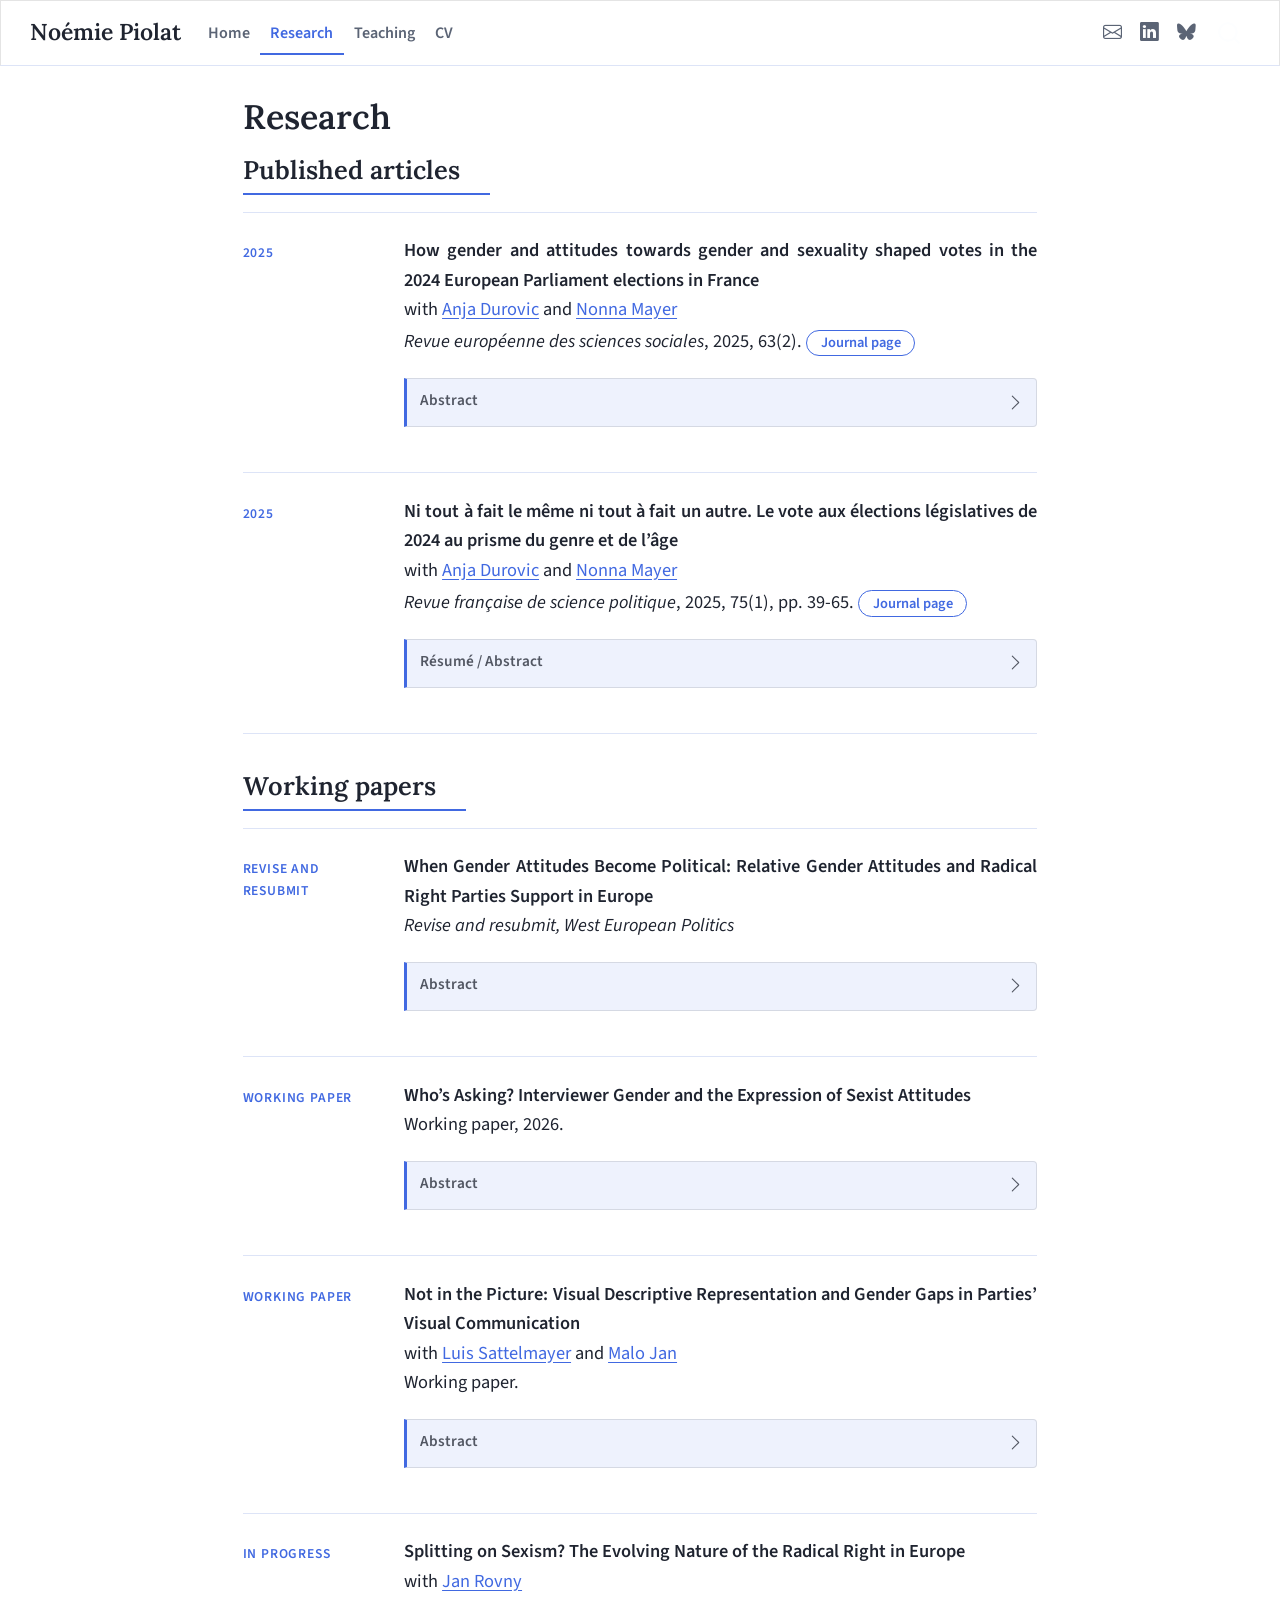
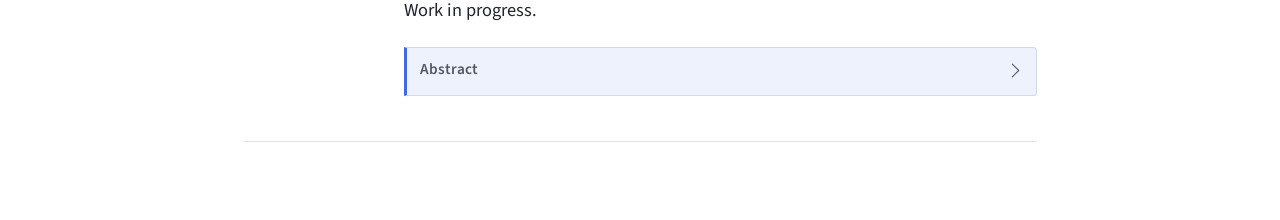
<file: docs/research.html>
<!DOCTYPE html>
<html xmlns="http://www.w3.org/1999/xhtml" lang="en" xml:lang="en"><head>

<meta charset="utf-8">
<meta name="generator" content="quarto-1.9.37">

<meta name="viewport" content="width=device-width, initial-scale=1.0, user-scalable=yes">


<title>Research – Noémie Piolat</title>
<style>
/* Default styles provided by pandoc.
** See https://pandoc.org/MANUAL.html#variables-for-html for config info.
*/
code{white-space: pre-wrap;}
span.smallcaps{font-variant: small-caps;}
div.columns{display: flex; gap: min(4vw, 1.5em);}
div.column{flex: auto; overflow-x: auto;}
div.hanging-indent{margin-left: 1.5em; text-indent: -1.5em;}
ul.task-list{list-style: none;}
ul.task-list li input[type="checkbox"] {
  width: 0.8em;
  margin: 0 0.8em 0.2em -1em; /* quarto-specific, see https://github.com/quarto-dev/quarto-cli/issues/4556 */ 
  vertical-align: middle;
}
</style>


<script src="site_libs/quarto-nav/quarto-nav.js"></script>
<script src="site_libs/quarto-nav/headroom.min.js"></script>
<script src="site_libs/clipboard/clipboard.min.js"></script>
<script src="site_libs/quarto-search/autocomplete.umd.js"></script>
<script src="site_libs/quarto-search/fuse.min.js"></script>
<script src="site_libs/quarto-search/quarto-search.js"></script>
<meta name="quarto:offset" content="./">
<link href="./favicon.png" rel="icon" type="image/png">
<script src="site_libs/quarto-html/quarto.js" type="module"></script>
<script src="site_libs/quarto-html/tabsets/tabsets.js" type="module"></script>
<script src="site_libs/quarto-html/popper.min.js"></script>
<script src="site_libs/quarto-html/tippy.umd.min.js"></script>
<script src="site_libs/quarto-html/anchor.min.js"></script>
<link href="site_libs/quarto-html/tippy.css" rel="stylesheet">
<link href="site_libs/quarto-html/quarto-syntax-highlighting-7f8f88aac4f3542376d5c11b86a4c14d.css" rel="stylesheet" id="quarto-text-highlighting-styles">
<script src="site_libs/bootstrap/bootstrap.min.js"></script>
<link href="site_libs/bootstrap/bootstrap-icons.css" rel="stylesheet">
<link href="site_libs/bootstrap/bootstrap-b8ef06f59c54221cd005d67ce55cbf95.min.css" rel="stylesheet" append-hash="true" id="quarto-bootstrap" data-mode="light">
<script id="quarto-search-options" type="application/json">{
  "location": "navbar",
  "copy-button": false,
  "collapse-after": 3,
  "panel-placement": "end",
  "type": "overlay",
  "limit": 50,
  "keyboard-shortcut": [
    "f",
    "/",
    "s"
  ],
  "show-item-context": false,
  "language": {
    "search-no-results-text": "No results",
    "search-matching-documents-text": "matching documents",
    "search-copy-link-title": "Copy link to search",
    "search-hide-matches-text": "Hide additional matches",
    "search-more-match-text": "more match in this document",
    "search-more-matches-text": "more matches in this document",
    "search-clear-button-title": "Clear",
    "search-text-placeholder": "",
    "search-detached-cancel-button-title": "Cancel",
    "search-submit-button-title": "Submit",
    "search-label": "Search"
  }
}</script>


<link rel="stylesheet" href="styles.css">
<meta property="og:title" content="Research – Noémie Piolat">
<meta property="og:site_name" content="Noémie Piolat">
</head>

<body class="nav-fixed fullcontent quarto-light">

<div id="quarto-search-results"></div>
  <header id="quarto-header" class="headroom fixed-top">
    <nav class="navbar navbar-expand-lg " data-bs-theme="dark">
      <div class="navbar-container container-fluid">
      <div class="navbar-brand-container mx-auto">
    <a class="navbar-brand" href="./index.html">
    <span class="navbar-title">Noémie Piolat</span>
    </a>
  </div>
            <div id="quarto-search" class="" title="Search"></div>
          <button class="navbar-toggler" type="button" data-bs-toggle="collapse" data-bs-target="#navbarCollapse" aria-controls="navbarCollapse" role="menu" aria-expanded="false" aria-label="Toggle navigation" onclick="if (window.quartoToggleHeadroom) { window.quartoToggleHeadroom(); }">
  <span class="navbar-toggler-icon"></span>
</button>
          <div class="collapse navbar-collapse" id="navbarCollapse">
            <ul class="navbar-nav navbar-nav-scroll me-auto">
  <li class="nav-item">
    <a class="nav-link" href="./index.html"> 
<span class="menu-text">Home</span></a>
  </li>  
  <li class="nav-item">
    <a class="nav-link active" href="./research.html" aria-current="page"> 
<span class="menu-text">Research</span></a>
  </li>  
  <li class="nav-item">
    <a class="nav-link" href="./teaching.html"> 
<span class="menu-text">Teaching</span></a>
  </li>  
  <li class="nav-item">
    <a class="nav-link" href="./cv.html"> 
<span class="menu-text">CV</span></a>
  </li>  
</ul>
            <ul class="navbar-nav navbar-nav-scroll ms-auto">
  <li class="nav-item compact">
    <a class="nav-link" href="mailto:noemie.piolat@sciencespo.fr"> <i class="bi bi-envelope" role="img">
</i> 
<span class="menu-text"></span></a>
  </li>  
  <li class="nav-item compact">
    <a class="nav-link" href="https://www.linkedin.com/in/noémie-piolat-770b05230"> <i class="bi bi-linkedin" role="img">
</i> 
<span class="menu-text"></span></a>
  </li>  
  <li class="nav-item compact">
    <a class="nav-link" href="http://bsky.app/profile/npiolat.bsky.social"> <i class="bi bi-bluesky" role="img">
</i> 
<span class="menu-text"></span></a>
  </li>  
</ul>
          </div> <!-- /navcollapse -->
            <div class="quarto-navbar-tools">
</div>
      </div> <!-- /container-fluid -->
    </nav>
</header>
<!-- content -->
<div id="quarto-content" class="quarto-container page-columns page-rows-contents page-layout-article page-navbar">
<!-- sidebar -->
<!-- margin-sidebar -->
    
<!-- main -->
<main class="content" id="quarto-document-content">

<header id="title-block-header" class="quarto-title-block default">
<div class="quarto-title">
<h1 class="title">Research</h1>
</div>



<div class="quarto-title-meta">

    
  
    
  </div>
  


</header>


<!-- Fill the links once here, they are reused throughout the page. -->
<section id="published-articles" class="level2">
<h2 class="anchored" data-anchor-id="published-articles">Published articles</h2>
<div class="entry">
<div class="entry-meta">
<p>2025</p>
</div>
<div class="entry-body">
<p><strong>How gender and attitudes towards gender and sexuality shaped votes in the 2024 European Parliament elections in France</strong><br>
with <a href="https://sites.google.com/view/anjadurovic/about?authuser=0">Anja Durovic</a> and <a href="https://www.sciencespo.fr/centre-etudes-europeennes/fr/annuaire/mayer-nonna/">Nonna Mayer</a><br>
<em>Revue européenne des sciences sociales</em>, 2025, 63(2). <a href="https://shs.cairn.info/revue-revue-europeenne-des-sciences-sociales-2025-2-page-71?lang=en" class="pill">Journal page</a></p>
<div class="callout callout-style-simple callout-note no-icon callout-titled" title="Abstract">
<div class="callout-header d-flex align-content-center collapsed" data-bs-toggle="collapse" data-bs-target=".callout-1-contents" aria-controls="callout-1" aria-expanded="false" aria-label="Toggle callout">
<div class="callout-icon-container">
<i class="callout-icon no-icon"></i>
</div>
<div class="callout-title-container flex-fill">
<span class="screen-reader-only">Note</span>Abstract
</div>
<div class="callout-btn-toggle d-inline-block border-0 py-1 ps-1 pe-0 float-end"><i class="callout-toggle"></i></div>
</div>
<div id="callout-1" class="callout-1-contents callout-collapse collapse">
<div class="callout-body-container callout-body">
<p>This article analyses the impact of gender and attitudes towards gender and sexuality on voting behaviour in the 2024 European Parliament elections in France, in line with recent research on electoral gender gaps, particularly youth gender gaps. Three main findings emerge. First, women did not vote more often than men for left-wing lists; in fact, they voted more often than men for Rassemblement national (RN), a finding that stands in sharp contrast to trends in modern gender gaps or to persistent radical right gender gaps observed in many European countries. Second, and most notably, in contrast again to many other countries, we found no youth gender gap in voting behaviour for the major left-wing or right-wing parties in these elections. Third, attitudes towards gender and sexuality weigh heavily on the results: modern sexism, in particular, is associated with a higher likelihood of voting for the RN list and a lower likelihood of voting for left-wing lists. Overall, the French case highlights that distinguishing between gendered political attitudes and actual gendered voting behaviour remains crucial.</p>
</div>
</div>
</div>
</div>
</div>
<div class="entry">
<div class="entry-meta">
<p>2025</p>
</div>
<div class="entry-body">
<p><strong>Ni tout à fait le même ni tout à fait un autre. Le vote aux élections législatives de 2024 au prisme du genre et de l’âge</strong><br>
with <a href="https://sites.google.com/view/anjadurovic/about?authuser=0">Anja Durovic</a> and <a href="https://www.sciencespo.fr/centre-etudes-europeennes/fr/annuaire/mayer-nonna/">Nonna Mayer</a><br>
<em>Revue française de science politique</em>, 2025, 75(1), pp.&nbsp;39-65. <a href="https://shs.cairn.info/revue-revue-francaise-de-science-politique-2025-1-page-39?lang=fr" class="pill">Journal page</a></p>
<div class="callout callout-style-simple callout-note no-icon callout-titled" title="Résumé / Abstract">
<div class="callout-header d-flex align-content-center collapsed" data-bs-toggle="collapse" data-bs-target=".callout-2-contents" aria-controls="callout-2" aria-expanded="false" aria-label="Toggle callout">
<div class="callout-icon-container">
<i class="callout-icon no-icon"></i>
</div>
<div class="callout-title-container flex-fill">
<span class="screen-reader-only">Note</span>Résumé / Abstract
</div>
<div class="callout-btn-toggle d-inline-block border-0 py-1 ps-1 pe-0 float-end"><i class="callout-toggle"></i></div>
</div>
<div id="callout-2" class="callout-2-contents callout-collapse collapse">
<div class="callout-body-container callout-body">
<p>Cet article analyse les résultats des forces arrivées en tête du premier tour des élections législatives anticipées de 2024, le Nouveau front populaire (NFP) et le Rassemblement national (RN). Il le fait au prisme du genre et de l’(hétéro)sexisme dans une perspective intersectionnelle croisant âge, genre et classe sociale. Quatre résultats en ressortent : les électrices se sont plus mobilisées que les électeurs ; elles ont voté autant que les hommes pour les candidats du RN ; on n’observe pas le modern gender gap qui se dessinait chez les jeunes femmes en 2022 ; et les attitudes sexistes (contre les femmes) et hétérosexistes (contre les LGBTQI+) sans effet sur le vote RN en 2022 ont cette année deux effets symétriques : elles augmentent la probabilité de voter pour le RN et diminuent celles de voter pour le NFP.</p>
<p>This article analyses the first-round results of the leading political players in the 2024 snap legislative elections — the Nouveau Front populaire (NFP) and the Rassemblement national (RN) — through the lens of gender and (hetero)sexism, adopting an intersectional perspective that considers age, gender, and social class. Four key findings emerge: women turned out to vote in greater numbers than men; they voted for RN candidates at rates similar to those of their male counterparts; the “modern gender gap” observed among young women in 2022 is no longer apparent; and sexist (anti-women) and heterosexist (anti-LGBTQI+) attitudes — which had no effect on RN support in 2022 — now exert symmetrical effects: they increase the likelihood of voting for the RN while decreasing the likelihood of voting for the NFP.</p>
</div>
</div>
</div>
</div>
</div>
</section>
<section id="working-papers" class="level2">
<h2 class="anchored" data-anchor-id="working-papers">Working papers</h2>
<div class="entry">
<div class="entry-meta">
<p>Revise and resubmit</p>
</div>
<div class="entry-body">
<p><strong>When Gender Attitudes Become Political: Relative Gender Attitudes and Radical Right Parties Support in Europe</strong><br>
<em>Revise and resubmit, West European Politics</em> <!-- Check the title: the working draft and the submitted version may differ. --></p>
<div class="callout callout-style-simple callout-note no-icon callout-titled" title="Abstract">
<div class="callout-header d-flex align-content-center collapsed" data-bs-toggle="collapse" data-bs-target=".callout-3-contents" aria-controls="callout-3" aria-expanded="false" aria-label="Toggle callout">
<div class="callout-icon-container">
<i class="callout-icon no-icon"></i>
</div>
<div class="callout-title-container flex-fill">
<span class="screen-reader-only">Note</span>Abstract
</div>
<div class="callout-btn-toggle d-inline-block border-0 py-1 ps-1 pe-0 float-end"><i class="callout-toggle"></i></div>
</div>
<div id="callout-3" class="callout-3-contents callout-collapse collapse">
<div class="callout-body-container callout-body">
<p>Gender attitudes (GA) are well-established predictors of support for radical right parties (RRPs), yet their political effects vary across individuals and contexts. This article argues that GA become politically consequential not simply because individuals hold such attitudes, but because of how these are positioned relative to prevailing social norms within their reference groups. I introduce the concept of relative gender attitudes, defined as the extent to which an individual’s GA are normatively marginal among their reference group (here, others sharing similar gender, age, education, and national gender equality context). Using European Social Survey 2023 data, I demonstrate that traditional gender attitudes are more strongly associated with RRP vote when they are marginal within one’s reference group, while hostile sexism shows no comparable pattern. These findings emphasise the importance of group-based normative positioning in the activation of GA and explain why similar attitudes have different electoral consequences across groups and contexts.</p>
</div>
</div>
</div>
</div>
</div>
<div class="entry">
<div class="entry-meta">
<p>Working paper</p>
</div>
<div class="entry-body">
<p><strong>Who’s Asking? Interviewer Gender and the Expression of Sexist Attitudes</strong><br>
Working paper, 2026. <!-- The draft is marked "very early draft, do not circulate": consider no PDF link for now. --></p>
<div class="callout callout-style-simple callout-note no-icon callout-titled" title="Abstract">
<div class="callout-header d-flex align-content-center collapsed" data-bs-toggle="collapse" data-bs-target=".callout-4-contents" aria-controls="callout-4" aria-expanded="false" aria-label="Toggle callout">
<div class="callout-icon-container">
<i class="callout-icon no-icon"></i>
</div>
<div class="callout-title-container flex-fill">
<span class="screen-reader-only">Note</span>Abstract
</div>
<div class="callout-btn-toggle d-inline-block border-0 py-1 ps-1 pe-0 float-end"><i class="callout-toggle"></i></div>
</div>
<div id="callout-4" class="callout-4-contents callout-collapse collapse">
<div class="callout-body-container callout-body">
<p>Sexist attitudes are not expressed in a vacuum: individuals may adjust what they say depending on who asks the question. This paper examines how interviewer gender shapes the expression of sexist attitudes using European Social Survey data. I argue that interviewer effects are not only sources of measurement error, but traces of norm-sensitive expression. Leveraging plausibly as-if random variation in interviewer gender, I estimate how reported traditional sexism varies by interviewer gender, respondent gender, and regional gender equality. The results show that respondents report slightly lower levels of sexism when interviewed by a woman, but this average association conceals important heterogeneity. Interviewer-gender effects vary across respondent gender and regional gender equality, with women showing especially context-dependent responses. Rather than revealing a simple bias, these differences suggest that sexist attitudes are expressed differently depending on the interactional setting in which they are reported.</p>
</div>
</div>
</div>
</div>
</div>
<div class="entry">
<div class="entry-meta">
<p>Working paper</p>
</div>
<div class="entry-body">
<p><strong>Not in the Picture: Visual Descriptive Representation and Gender Gaps in Parties’ Visual Communication</strong><br>
with <a href="https://luissattelmayer.github.io/website/">Luis Sattelmayer</a> and <a href="https://malojan.github.io/website/">Malo Jan</a><br>
Working paper.</p>
<div class="callout callout-style-simple callout-note no-icon callout-titled" title="Abstract">
<div class="callout-header d-flex align-content-center collapsed" data-bs-toggle="collapse" data-bs-target=".callout-5-contents" aria-controls="callout-5" aria-expanded="false" aria-label="Toggle callout">
<div class="callout-icon-container">
<i class="callout-icon no-icon"></i>
</div>
<div class="callout-title-container flex-fill">
<span class="screen-reader-only">Note</span>Abstract
</div>
<div class="callout-btn-toggle d-inline-block border-0 py-1 ps-1 pe-0 float-end"><i class="callout-toggle"></i></div>
</div>
<div id="callout-5" class="callout-5-contents callout-collapse collapse">
<div class="callout-body-container callout-body">
<p>Research on women’s political representation measures who holds office. Yet few citizens have an accurate picture of a party’s parliamentary composition, and what they encounter far more directly are the images parties circulate. Party imagery is also less constrained than institutional inclusion, since portraying women requires no nomination and takes no seat from anyone else. We study how parties represent women in their own visual communication, examining how often women appear (presence), in what thematic contexts (placement), and how visually foregrounded they are when they do (salience). Using computer vision on 250,000 images posted by 196 parties on Instagram across 18 countries from account creation to the end of 2023, we detect and gender-classify every face, identify party leaders using visual embeddings, and match images to the captions’ policy domains. We find that women account for only 21% of all detected faces. Visual presence tracks parties’ institutional gender composition, but consistently falls short of it. It varies across party families, and is higher under women leaders, though even there it reaches only about a third of detected faces, and under a quarter once the leader’s own face is excluded. Where women appear, their placement is clearly gendered by policy domain. Their faces are also larger and placed more centrally than men’s: parties show women prominently and centrally, but rarely. This has implications for how representation is measured and studied. In the images parties choose to send the public, women are too often simply not in the picture.</p>
</div>
</div>
</div>
</div>
</div>
<div class="entry">
<div class="entry-meta">
<p>In progress</p>
</div>
<div class="entry-body">
<p><strong>Splitting on Sexism? The Evolving Nature of the Radical Right in Europe</strong><br>
with <a href="https://rovny.org/">Jan Rovny</a><br>
Work in progress.</p>
<div class="callout callout-style-simple callout-note no-icon callout-titled" title="Abstract">
<div class="callout-header d-flex align-content-center collapsed" data-bs-toggle="collapse" data-bs-target=".callout-6-contents" aria-controls="callout-6" aria-expanded="false" aria-label="Toggle callout">
<div class="callout-icon-container">
<i class="callout-icon no-icon"></i>
</div>
<div class="callout-title-container flex-fill">
<span class="screen-reader-only">Note</span>Abstract
</div>
<div class="callout-btn-toggle d-inline-block border-0 py-1 ps-1 pe-0 float-end"><i class="callout-toggle"></i></div>
</div>
<div id="callout-6" class="callout-6-contents callout-collapse collapse">
<div class="callout-body-container callout-body">
<p>Radical right parties have become increasingly mainstreamed across Europe, entering parliaments, gaining vote share, and moderating parts of their agenda, especially on immigration and economic issues. This mainstreaming may open space for new challengers to differentiate themselves by adopting more radical positions, including more explicitly masculinist and anti-feminist positions. This paper examines whether the radical right party family is splitting between established and newer parties, using Chapel Hill Expert Survey data on the supply side and European Social Survey data (2023) on the demand side. On the supply side, new radical right parties, classified by their year of parliamentary entry, are found to hold more radical positions than established ones on women’s rights, immigration, climate policy, and economic liberalism. On the demand side, we show that support for new over established radical right parties is strongly patterned by age and gender: young men are the group most likely to favor new parties, while older men and women, and especially older women, are considerably less likely to do so. This generational and gendered divide holds even after accounting for socio-demographic and attitudinal controls, suggesting that new radical right voters are not simply more radical across the board but hold a distinct political profile. The findings point to an emerging split within the radical right backlash, between parties that have mainstreamed and newer, more radical challengers building support among young men.</p>
</div>
</div>
</div>
</div>
</div>
<!-- Optional, once there is something to show:

## Work in progress

**Gender-age divides in gender attitudes among young people**\
Contribution to a Cambridge Elements project, with REPLACE coauthors.

-->


</section>

</main> <!-- /main -->
<script id="quarto-html-after-body" type="application/javascript">
  window.document.addEventListener("DOMContentLoaded", function (event) {
    const icon = "";
    const anchorJS = new window.AnchorJS();
    anchorJS.options = {
      placement: 'right',
      icon: icon
    };
    anchorJS.add('.anchored');
    const isCodeAnnotation = (el) => {
      for (const clz of el.classList) {
        if (clz.startsWith('code-annotation-')) {                     
          return true;
        }
      }
      return false;
    }
    const onCopySuccess = function(e) {
      // button target
      const button = e.trigger;
      // don't keep focus
      button.blur();
      // flash "checked"
      button.classList.add('code-copy-button-checked');
      var currentTitle = button.getAttribute("title");
      button.setAttribute("title", "Copied!");
      let tooltip;
      if (window.bootstrap) {
        button.setAttribute("data-bs-toggle", "tooltip");
        button.setAttribute("data-bs-placement", "left");
        button.setAttribute("data-bs-title", "Copied!");
        tooltip = new bootstrap.Tooltip(button, 
          { trigger: "manual", 
            customClass: "code-copy-button-tooltip",
            offset: [0, -8]});
        tooltip.show();    
      }
      setTimeout(function() {
        if (tooltip) {
          tooltip.hide();
          button.removeAttribute("data-bs-title");
          button.removeAttribute("data-bs-toggle");
          button.removeAttribute("data-bs-placement");
        }
        button.setAttribute("title", currentTitle);
        button.classList.remove('code-copy-button-checked');
      }, 1000);
      // clear code selection
      e.clearSelection();
    }
    const getTextToCopy = function(trigger) {
      const outerScaffold = trigger.parentElement.cloneNode(true);
      const codeEl = outerScaffold.querySelector('code');
      for (const childEl of codeEl.children) {
        if (isCodeAnnotation(childEl)) {
          childEl.remove();
        }
      }
      return codeEl.innerText;
    }
    const clipboard = new window.ClipboardJS('.code-copy-button:not([data-in-quarto-modal])', {
      text: getTextToCopy
    });
    clipboard.on('success', onCopySuccess);
    if (window.document.getElementById('quarto-embedded-source-code-modal')) {
      const clipboardModal = new window.ClipboardJS('.code-copy-button[data-in-quarto-modal]', {
        text: getTextToCopy,
        container: window.document.getElementById('quarto-embedded-source-code-modal')
      });
      clipboardModal.on('success', onCopySuccess);
    }
      var localhostRegex = new RegExp(/^(?:http|https):\/\/localhost\:?[0-9]*\//);
      var mailtoRegex = new RegExp(/^mailto:/);
        var filterRegex = new RegExp("https:\/\/noemiepiolat\.github\.io");
      var isInternal = (href) => {
          return filterRegex.test(href) || localhostRegex.test(href) || mailtoRegex.test(href);
      }
      // Inspect non-navigation links and adorn them if external
     var links = window.document.querySelectorAll('a[href]:not(.nav-link):not(.navbar-brand):not(.toc-action):not(.sidebar-link):not(.sidebar-item-toggle):not(.pagination-link):not(.no-external):not([aria-hidden]):not(.dropdown-item):not(.quarto-navigation-tool):not(.about-link)');
      for (var i=0; i<links.length; i++) {
        const link = links[i];
        if (!isInternal(link.href)) {
          // undo the damage that might have been done by quarto-nav.js in the case of
          // links that we want to consider external
          if (link.dataset.originalHref !== undefined) {
            link.href = link.dataset.originalHref;
          }
        }
      }
    function tippyHover(el, contentFn, onTriggerFn, onUntriggerFn) {
      const config = {
        allowHTML: true,
        maxWidth: 500,
        delay: 100,
        arrow: false,
        appendTo: function(el) {
            return el.parentElement;
        },
        interactive: true,
        interactiveBorder: 10,
        theme: 'quarto',
        placement: 'bottom-start',
      };
      if (contentFn) {
        config.content = contentFn;
      }
      if (onTriggerFn) {
        config.onTrigger = onTriggerFn;
      }
      if (onUntriggerFn) {
        config.onUntrigger = onUntriggerFn;
      }
      window.tippy(el, config); 
    }
    const noterefs = window.document.querySelectorAll('a[role="doc-noteref"]');
    for (var i=0; i<noterefs.length; i++) {
      const ref = noterefs[i];
      tippyHover(ref, function() {
        // use id or data attribute instead here
        let href = ref.getAttribute('data-footnote-href') || ref.getAttribute('href');
        try { href = new URL(href).hash; } catch {}
        const id = href.replace(/^#\/?/, "");
        const note = window.document.getElementById(id);
        if (note) {
          return note.innerHTML;
        } else {
          return "";
        }
      });
    }
    const xrefs = window.document.querySelectorAll('a.quarto-xref');
    const processXRef = (id, note) => {
      // Strip column container classes
      const stripColumnClz = (el) => {
        el.classList.remove("page-full", "page-columns");
        if (el.children) {
          for (const child of el.children) {
            stripColumnClz(child);
          }
        }
      }
      stripColumnClz(note)
      if (id === null || id.startsWith('sec-')) {
        // Special case sections, only their first couple elements
        const container = document.createElement("div");
        if (note.children && note.children.length > 2) {
          container.appendChild(note.children[0].cloneNode(true));
          for (let i = 1; i < note.children.length; i++) {
            const child = note.children[i];
            if (child.tagName === "P" && child.innerText === "") {
              continue;
            } else {
              container.appendChild(child.cloneNode(true));
              break;
            }
          }
          if (window.Quarto?.typesetMath) {
            window.Quarto.typesetMath(container);
          }
          return container.innerHTML
        } else {
          if (window.Quarto?.typesetMath) {
            window.Quarto.typesetMath(note);
          }
          return note.innerHTML;
        }
      } else {
        // Remove any anchor links if they are present
        const anchorLink = note.querySelector('a.anchorjs-link');
        if (anchorLink) {
          anchorLink.remove();
        }
        if (window.Quarto?.typesetMath) {
          window.Quarto.typesetMath(note);
        }
        if (note.classList.contains("callout")) {
          return note.outerHTML;
        } else {
          return note.innerHTML;
        }
      }
    }
    for (var i=0; i<xrefs.length; i++) {
      const xref = xrefs[i];
      tippyHover(xref, undefined, function(instance) {
        instance.disable();
        let url = xref.getAttribute('href');
        let hash = undefined; 
        if (url.startsWith('#')) {
          hash = url;
        } else {
          try { hash = new URL(url).hash; } catch {}
        }
        if (hash) {
          const id = hash.replace(/^#\/?/, "");
          const note = window.document.getElementById(id);
          if (note !== null) {
            try {
              const html = processXRef(id, note.cloneNode(true));
              instance.setContent(html);
            } finally {
              instance.enable();
              instance.show();
            }
          } else {
            // See if we can fetch this
            fetch(url.split('#')[0])
            .then(res => res.text())
            .then(html => {
              const parser = new DOMParser();
              const htmlDoc = parser.parseFromString(html, "text/html");
              const note = htmlDoc.getElementById(id);
              if (note !== null) {
                const html = processXRef(id, note);
                instance.setContent(html);
              } 
            }).finally(() => {
              instance.enable();
              instance.show();
            });
          }
        } else {
          // See if we can fetch a full url (with no hash to target)
          // This is a special case and we should probably do some content thinning / targeting
          fetch(url)
          .then(res => res.text())
          .then(html => {
            const parser = new DOMParser();
            const htmlDoc = parser.parseFromString(html, "text/html");
            const note = htmlDoc.querySelector('main.content');
            if (note !== null) {
              // This should only happen for chapter cross references
              // (since there is no id in the URL)
              // remove the first header
              if (note.children.length > 0 && note.children[0].tagName === "HEADER") {
                note.children[0].remove();
              }
              const html = processXRef(null, note);
              instance.setContent(html);
            } 
          }).finally(() => {
            instance.enable();
            instance.show();
          });
        }
      }, function(instance) {
      });
    }
        let selectedAnnoteEl;
        const selectorForAnnotation = ( cell, annotation) => {
          let cellAttr = 'data-code-cell="' + cell + '"';
          let lineAttr = 'data-code-annotation="' +  annotation + '"';
          const selector = 'span[' + cellAttr + '][' + lineAttr + ']';
          return selector;
        }
        const selectCodeLines = (annoteEl) => {
          const doc = window.document;
          const targetCell = annoteEl.getAttribute("data-target-cell");
          const targetAnnotation = annoteEl.getAttribute("data-target-annotation");
          const annoteSpan = window.document.querySelector(selectorForAnnotation(targetCell, targetAnnotation));
          const lines = annoteSpan.getAttribute("data-code-lines").split(",");
          const lineIds = lines.map((line) => {
            return targetCell + "-" + line;
          })
          let top = null;
          let height = null;
          let parent = null;
          if (lineIds.length > 0) {
              //compute the position of the single el (top and bottom and make a div)
              const el = window.document.getElementById(lineIds[0]);
              top = el.offsetTop;
              height = el.offsetHeight;
              parent = el.parentElement.parentElement;
            if (lineIds.length > 1) {
              const lastEl = window.document.getElementById(lineIds[lineIds.length - 1]);
              const bottom = lastEl.offsetTop + lastEl.offsetHeight;
              height = bottom - top;
            }
            if (top !== null && height !== null && parent !== null) {
              // cook up a div (if necessary) and position it 
              let div = window.document.getElementById("code-annotation-line-highlight");
              if (div === null) {
                div = window.document.createElement("div");
                div.setAttribute("id", "code-annotation-line-highlight");
                div.style.position = 'absolute';
                parent.appendChild(div);
              }
              div.style.top = top - 2 + "px";
              div.style.height = height + 4 + "px";
              div.style.left = 0;
              let gutterDiv = window.document.getElementById("code-annotation-line-highlight-gutter");
              if (gutterDiv === null) {
                gutterDiv = window.document.createElement("div");
                gutterDiv.setAttribute("id", "code-annotation-line-highlight-gutter");
                gutterDiv.style.position = 'absolute';
                const codeCell = window.document.getElementById(targetCell);
                const gutter = codeCell.querySelector('.code-annotation-gutter');
                gutter.appendChild(gutterDiv);
              }
              gutterDiv.style.top = top - 2 + "px";
              gutterDiv.style.height = height + 4 + "px";
            }
            selectedAnnoteEl = annoteEl;
          }
        };
        const unselectCodeLines = () => {
          const elementsIds = ["code-annotation-line-highlight", "code-annotation-line-highlight-gutter"];
          elementsIds.forEach((elId) => {
            const div = window.document.getElementById(elId);
            if (div) {
              div.remove();
            }
          });
          selectedAnnoteEl = undefined;
        };
          // Handle positioning of the toggle
      window.addEventListener(
        "resize",
        throttle(() => {
          elRect = undefined;
          if (selectedAnnoteEl) {
            selectCodeLines(selectedAnnoteEl);
          }
        }, 10)
      );
      function throttle(fn, ms) {
      let throttle = false;
      let timer;
        return (...args) => {
          if(!throttle) { // first call gets through
              fn.apply(this, args);
              throttle = true;
          } else { // all the others get throttled
              if(timer) clearTimeout(timer); // cancel #2
              timer = setTimeout(() => {
                fn.apply(this, args);
                timer = throttle = false;
              }, ms);
          }
        };
      }
        // Attach click handler to the DT
        const annoteDls = window.document.querySelectorAll('dt[data-target-cell]');
        for (const annoteDlNode of annoteDls) {
          annoteDlNode.addEventListener('click', (event) => {
            const clickedEl = event.target;
            if (clickedEl !== selectedAnnoteEl) {
              unselectCodeLines();
              const activeEl = window.document.querySelector('dt[data-target-cell].code-annotation-active');
              if (activeEl) {
                activeEl.classList.remove('code-annotation-active');
              }
              selectCodeLines(clickedEl);
              clickedEl.classList.add('code-annotation-active');
            } else {
              // Unselect the line
              unselectCodeLines();
              clickedEl.classList.remove('code-annotation-active');
            }
          });
        }
    const findCites = (el) => {
      const parentEl = el.parentElement;
      if (parentEl) {
        const cites = parentEl.dataset.cites;
        if (cites) {
          return {
            el,
            cites: cites.split(' ')
          };
        } else {
          return findCites(el.parentElement)
        }
      } else {
        return undefined;
      }
    };
    var bibliorefs = window.document.querySelectorAll('a[role="doc-biblioref"]');
    for (var i=0; i<bibliorefs.length; i++) {
      const ref = bibliorefs[i];
      const citeInfo = findCites(ref);
      if (citeInfo) {
        tippyHover(citeInfo.el, function() {
          var popup = window.document.createElement('div');
          citeInfo.cites.forEach(function(cite) {
            var citeDiv = window.document.createElement('div');
            citeDiv.classList.add('hanging-indent');
            citeDiv.classList.add('csl-entry');
            var biblioDiv = window.document.getElementById('ref-' + cite);
            if (biblioDiv) {
              citeDiv.innerHTML = biblioDiv.innerHTML;
            }
            popup.appendChild(citeDiv);
          });
          return popup.innerHTML;
        });
      }
    }
  });
  </script>
</div> <!-- /content -->




</body></html>
</file>
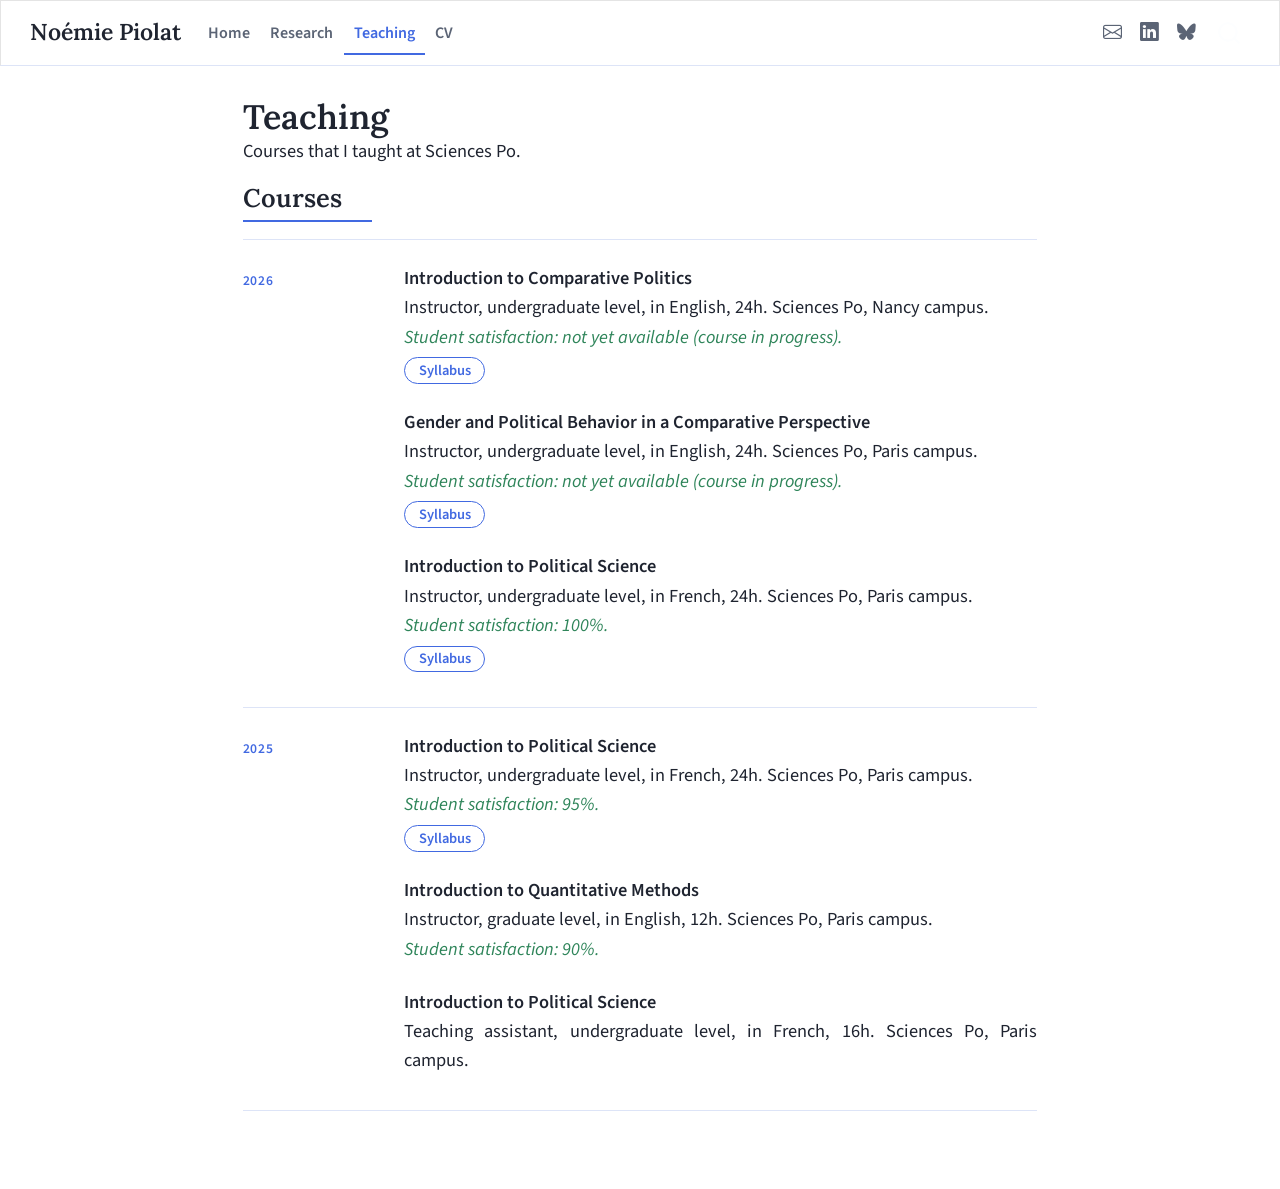
<file: docs/teaching.html>
<!DOCTYPE html>
<html xmlns="http://www.w3.org/1999/xhtml" lang="en" xml:lang="en"><head>

<meta charset="utf-8">
<meta name="generator" content="quarto-1.9.37">

<meta name="viewport" content="width=device-width, initial-scale=1.0, user-scalable=yes">

<meta name="description" content="Courses that I taught at Sciences Po.">

<title>Teaching – Noémie Piolat</title>
<style>
/* Default styles provided by pandoc.
** See https://pandoc.org/MANUAL.html#variables-for-html for config info.
*/
code{white-space: pre-wrap;}
span.smallcaps{font-variant: small-caps;}
div.columns{display: flex; gap: min(4vw, 1.5em);}
div.column{flex: auto; overflow-x: auto;}
div.hanging-indent{margin-left: 1.5em; text-indent: -1.5em;}
ul.task-list{list-style: none;}
ul.task-list li input[type="checkbox"] {
  width: 0.8em;
  margin: 0 0.8em 0.2em -1em; /* quarto-specific, see https://github.com/quarto-dev/quarto-cli/issues/4556 */ 
  vertical-align: middle;
}
</style>


<script src="site_libs/quarto-nav/quarto-nav.js"></script>
<script src="site_libs/quarto-nav/headroom.min.js"></script>
<script src="site_libs/clipboard/clipboard.min.js"></script>
<script src="site_libs/quarto-search/autocomplete.umd.js"></script>
<script src="site_libs/quarto-search/fuse.min.js"></script>
<script src="site_libs/quarto-search/quarto-search.js"></script>
<meta name="quarto:offset" content="./">
<link href="./favicon.png" rel="icon" type="image/png">
<script src="site_libs/quarto-html/quarto.js" type="module"></script>
<script src="site_libs/quarto-html/tabsets/tabsets.js" type="module"></script>
<script src="site_libs/quarto-html/popper.min.js"></script>
<script src="site_libs/quarto-html/tippy.umd.min.js"></script>
<script src="site_libs/quarto-html/anchor.min.js"></script>
<link href="site_libs/quarto-html/tippy.css" rel="stylesheet">
<link href="site_libs/quarto-html/quarto-syntax-highlighting-7f8f88aac4f3542376d5c11b86a4c14d.css" rel="stylesheet" id="quarto-text-highlighting-styles">
<script src="site_libs/bootstrap/bootstrap.min.js"></script>
<link href="site_libs/bootstrap/bootstrap-icons.css" rel="stylesheet">
<link href="site_libs/bootstrap/bootstrap-b8ef06f59c54221cd005d67ce55cbf95.min.css" rel="stylesheet" append-hash="true" id="quarto-bootstrap" data-mode="light">
<script id="quarto-search-options" type="application/json">{
  "location": "navbar",
  "copy-button": false,
  "collapse-after": 3,
  "panel-placement": "end",
  "type": "overlay",
  "limit": 50,
  "keyboard-shortcut": [
    "f",
    "/",
    "s"
  ],
  "show-item-context": false,
  "language": {
    "search-no-results-text": "No results",
    "search-matching-documents-text": "matching documents",
    "search-copy-link-title": "Copy link to search",
    "search-hide-matches-text": "Hide additional matches",
    "search-more-match-text": "more match in this document",
    "search-more-matches-text": "more matches in this document",
    "search-clear-button-title": "Clear",
    "search-text-placeholder": "",
    "search-detached-cancel-button-title": "Cancel",
    "search-submit-button-title": "Submit",
    "search-label": "Search"
  }
}</script>


<link rel="stylesheet" href="styles.css">
<meta property="og:title" content="Teaching – Noémie Piolat">
<meta property="og:description" content="Courses that I taught at Sciences Po.">
<meta property="og:site_name" content="Noémie Piolat">
</head>

<body class="nav-fixed fullcontent quarto-light">

<div id="quarto-search-results"></div>
  <header id="quarto-header" class="headroom fixed-top">
    <nav class="navbar navbar-expand-lg " data-bs-theme="dark">
      <div class="navbar-container container-fluid">
      <div class="navbar-brand-container mx-auto">
    <a class="navbar-brand" href="./index.html">
    <span class="navbar-title">Noémie Piolat</span>
    </a>
  </div>
            <div id="quarto-search" class="" title="Search"></div>
          <button class="navbar-toggler" type="button" data-bs-toggle="collapse" data-bs-target="#navbarCollapse" aria-controls="navbarCollapse" role="menu" aria-expanded="false" aria-label="Toggle navigation" onclick="if (window.quartoToggleHeadroom) { window.quartoToggleHeadroom(); }">
  <span class="navbar-toggler-icon"></span>
</button>
          <div class="collapse navbar-collapse" id="navbarCollapse">
            <ul class="navbar-nav navbar-nav-scroll me-auto">
  <li class="nav-item">
    <a class="nav-link" href="./index.html"> 
<span class="menu-text">Home</span></a>
  </li>  
  <li class="nav-item">
    <a class="nav-link" href="./research.html"> 
<span class="menu-text">Research</span></a>
  </li>  
  <li class="nav-item">
    <a class="nav-link active" href="./teaching.html" aria-current="page"> 
<span class="menu-text">Teaching</span></a>
  </li>  
  <li class="nav-item">
    <a class="nav-link" href="./cv.html"> 
<span class="menu-text">CV</span></a>
  </li>  
</ul>
            <ul class="navbar-nav navbar-nav-scroll ms-auto">
  <li class="nav-item compact">
    <a class="nav-link" href="mailto:noemie.piolat@sciencespo.fr"> <i class="bi bi-envelope" role="img">
</i> 
<span class="menu-text"></span></a>
  </li>  
  <li class="nav-item compact">
    <a class="nav-link" href="https://www.linkedin.com/in/noémie-piolat-770b05230"> <i class="bi bi-linkedin" role="img">
</i> 
<span class="menu-text"></span></a>
  </li>  
  <li class="nav-item compact">
    <a class="nav-link" href="http://bsky.app/profile/npiolat.bsky.social"> <i class="bi bi-bluesky" role="img">
</i> 
<span class="menu-text"></span></a>
  </li>  
</ul>
          </div> <!-- /navcollapse -->
            <div class="quarto-navbar-tools">
</div>
      </div> <!-- /container-fluid -->
    </nav>
</header>
<!-- content -->
<div id="quarto-content" class="quarto-container page-columns page-rows-contents page-layout-article page-navbar">
<!-- sidebar -->
<!-- margin-sidebar -->
    
<!-- main -->
<main class="content" id="quarto-document-content">

<header id="title-block-header" class="quarto-title-block default">
<div class="quarto-title">
<h1 class="title">Teaching</h1>
</div>

<div>
  <div class="description">
    Courses that I taught at Sciences Po.
  </div>
</div>


<div class="quarto-title-meta">

    
  
    
  </div>
  


</header>


<section id="courses" class="level2">
<h2 class="anchored" data-anchor-id="courses">Courses</h2>
<div class="entry">
<div class="entry-meta">
<p>2026</p>
</div>
<div class="entry-body">
<div class="course">
<p><strong>Introduction to Comparative Politics</strong><br>
Instructor, undergraduate level, in English, 24h. Sciences Po, Nancy campus.<br>
<span class="satisfaction">Student satisfaction: not yet available (course in progress).</span><br>
<a href="comp_pol_syllabus.pdf" class="pill">Syllabus</a></p>
</div>
<div class="course">
<p><strong>Gender and Political Behavior in a Comparative Perspective</strong><br>
Instructor, undergraduate level, in English, 24h. Sciences Po, Paris campus.<br>
<span class="satisfaction">Student satisfaction: not yet available (course in progress).</span><br>
<a href="gender_syllabus.pdf" class="pill">Syllabus</a></p>
</div>
<div class="course">
<p><strong>Introduction to Political Science</strong><br>
Instructor, undergraduate level, in French, 24h. Sciences Po, Paris campus.<br>
<span class="satisfaction">Student satisfaction: 100%.</span><br>
<a href="isp_26_syllabus.pdf" class="pill">Syllabus</a></p>
</div>
</div>
</div>
<div class="entry">
<div class="entry-meta">
<p>2025</p>
</div>
<div class="entry-body">
<div class="course">
<p><strong>Introduction to Political Science</strong><br>
Instructor, undergraduate level, in French, 24h. Sciences Po, Paris campus.<br>
<span class="satisfaction">Student satisfaction: 95%.</span><br>
<a href="isp_25_syllabus.pdf" class="pill">Syllabus</a></p>
</div>
<div class="course">
<p><strong>Introduction to Quantitative Methods</strong><br>
Instructor, graduate level, in English, 12h. Sciences Po, Paris campus.<br>
<span class="satisfaction">Student satisfaction: 90%.</span></p>
</div>
<div class="course">
<p><strong>Introduction to Political Science</strong><br>
Teaching assistant, undergraduate level, in French, 16h. Sciences Po, Paris campus.</p>
</div>
</div>
</div>


</section>

</main> <!-- /main -->
<script id="quarto-html-after-body" type="application/javascript">
  window.document.addEventListener("DOMContentLoaded", function (event) {
    const icon = "";
    const anchorJS = new window.AnchorJS();
    anchorJS.options = {
      placement: 'right',
      icon: icon
    };
    anchorJS.add('.anchored');
    const isCodeAnnotation = (el) => {
      for (const clz of el.classList) {
        if (clz.startsWith('code-annotation-')) {                     
          return true;
        }
      }
      return false;
    }
    const onCopySuccess = function(e) {
      // button target
      const button = e.trigger;
      // don't keep focus
      button.blur();
      // flash "checked"
      button.classList.add('code-copy-button-checked');
      var currentTitle = button.getAttribute("title");
      button.setAttribute("title", "Copied!");
      let tooltip;
      if (window.bootstrap) {
        button.setAttribute("data-bs-toggle", "tooltip");
        button.setAttribute("data-bs-placement", "left");
        button.setAttribute("data-bs-title", "Copied!");
        tooltip = new bootstrap.Tooltip(button, 
          { trigger: "manual", 
            customClass: "code-copy-button-tooltip",
            offset: [0, -8]});
        tooltip.show();    
      }
      setTimeout(function() {
        if (tooltip) {
          tooltip.hide();
          button.removeAttribute("data-bs-title");
          button.removeAttribute("data-bs-toggle");
          button.removeAttribute("data-bs-placement");
        }
        button.setAttribute("title", currentTitle);
        button.classList.remove('code-copy-button-checked');
      }, 1000);
      // clear code selection
      e.clearSelection();
    }
    const getTextToCopy = function(trigger) {
      const outerScaffold = trigger.parentElement.cloneNode(true);
      const codeEl = outerScaffold.querySelector('code');
      for (const childEl of codeEl.children) {
        if (isCodeAnnotation(childEl)) {
          childEl.remove();
        }
      }
      return codeEl.innerText;
    }
    const clipboard = new window.ClipboardJS('.code-copy-button:not([data-in-quarto-modal])', {
      text: getTextToCopy
    });
    clipboard.on('success', onCopySuccess);
    if (window.document.getElementById('quarto-embedded-source-code-modal')) {
      const clipboardModal = new window.ClipboardJS('.code-copy-button[data-in-quarto-modal]', {
        text: getTextToCopy,
        container: window.document.getElementById('quarto-embedded-source-code-modal')
      });
      clipboardModal.on('success', onCopySuccess);
    }
      var localhostRegex = new RegExp(/^(?:http|https):\/\/localhost\:?[0-9]*\//);
      var mailtoRegex = new RegExp(/^mailto:/);
        var filterRegex = new RegExp("https:\/\/noemiepiolat\.github\.io");
      var isInternal = (href) => {
          return filterRegex.test(href) || localhostRegex.test(href) || mailtoRegex.test(href);
      }
      // Inspect non-navigation links and adorn them if external
     var links = window.document.querySelectorAll('a[href]:not(.nav-link):not(.navbar-brand):not(.toc-action):not(.sidebar-link):not(.sidebar-item-toggle):not(.pagination-link):not(.no-external):not([aria-hidden]):not(.dropdown-item):not(.quarto-navigation-tool):not(.about-link)');
      for (var i=0; i<links.length; i++) {
        const link = links[i];
        if (!isInternal(link.href)) {
          // undo the damage that might have been done by quarto-nav.js in the case of
          // links that we want to consider external
          if (link.dataset.originalHref !== undefined) {
            link.href = link.dataset.originalHref;
          }
        }
      }
    function tippyHover(el, contentFn, onTriggerFn, onUntriggerFn) {
      const config = {
        allowHTML: true,
        maxWidth: 500,
        delay: 100,
        arrow: false,
        appendTo: function(el) {
            return el.parentElement;
        },
        interactive: true,
        interactiveBorder: 10,
        theme: 'quarto',
        placement: 'bottom-start',
      };
      if (contentFn) {
        config.content = contentFn;
      }
      if (onTriggerFn) {
        config.onTrigger = onTriggerFn;
      }
      if (onUntriggerFn) {
        config.onUntrigger = onUntriggerFn;
      }
      window.tippy(el, config); 
    }
    const noterefs = window.document.querySelectorAll('a[role="doc-noteref"]');
    for (var i=0; i<noterefs.length; i++) {
      const ref = noterefs[i];
      tippyHover(ref, function() {
        // use id or data attribute instead here
        let href = ref.getAttribute('data-footnote-href') || ref.getAttribute('href');
        try { href = new URL(href).hash; } catch {}
        const id = href.replace(/^#\/?/, "");
        const note = window.document.getElementById(id);
        if (note) {
          return note.innerHTML;
        } else {
          return "";
        }
      });
    }
    const xrefs = window.document.querySelectorAll('a.quarto-xref');
    const processXRef = (id, note) => {
      // Strip column container classes
      const stripColumnClz = (el) => {
        el.classList.remove("page-full", "page-columns");
        if (el.children) {
          for (const child of el.children) {
            stripColumnClz(child);
          }
        }
      }
      stripColumnClz(note)
      if (id === null || id.startsWith('sec-')) {
        // Special case sections, only their first couple elements
        const container = document.createElement("div");
        if (note.children && note.children.length > 2) {
          container.appendChild(note.children[0].cloneNode(true));
          for (let i = 1; i < note.children.length; i++) {
            const child = note.children[i];
            if (child.tagName === "P" && child.innerText === "") {
              continue;
            } else {
              container.appendChild(child.cloneNode(true));
              break;
            }
          }
          if (window.Quarto?.typesetMath) {
            window.Quarto.typesetMath(container);
          }
          return container.innerHTML
        } else {
          if (window.Quarto?.typesetMath) {
            window.Quarto.typesetMath(note);
          }
          return note.innerHTML;
        }
      } else {
        // Remove any anchor links if they are present
        const anchorLink = note.querySelector('a.anchorjs-link');
        if (anchorLink) {
          anchorLink.remove();
        }
        if (window.Quarto?.typesetMath) {
          window.Quarto.typesetMath(note);
        }
        if (note.classList.contains("callout")) {
          return note.outerHTML;
        } else {
          return note.innerHTML;
        }
      }
    }
    for (var i=0; i<xrefs.length; i++) {
      const xref = xrefs[i];
      tippyHover(xref, undefined, function(instance) {
        instance.disable();
        let url = xref.getAttribute('href');
        let hash = undefined; 
        if (url.startsWith('#')) {
          hash = url;
        } else {
          try { hash = new URL(url).hash; } catch {}
        }
        if (hash) {
          const id = hash.replace(/^#\/?/, "");
          const note = window.document.getElementById(id);
          if (note !== null) {
            try {
              const html = processXRef(id, note.cloneNode(true));
              instance.setContent(html);
            } finally {
              instance.enable();
              instance.show();
            }
          } else {
            // See if we can fetch this
            fetch(url.split('#')[0])
            .then(res => res.text())
            .then(html => {
              const parser = new DOMParser();
              const htmlDoc = parser.parseFromString(html, "text/html");
              const note = htmlDoc.getElementById(id);
              if (note !== null) {
                const html = processXRef(id, note);
                instance.setContent(html);
              } 
            }).finally(() => {
              instance.enable();
              instance.show();
            });
          }
        } else {
          // See if we can fetch a full url (with no hash to target)
          // This is a special case and we should probably do some content thinning / targeting
          fetch(url)
          .then(res => res.text())
          .then(html => {
            const parser = new DOMParser();
            const htmlDoc = parser.parseFromString(html, "text/html");
            const note = htmlDoc.querySelector('main.content');
            if (note !== null) {
              // This should only happen for chapter cross references
              // (since there is no id in the URL)
              // remove the first header
              if (note.children.length > 0 && note.children[0].tagName === "HEADER") {
                note.children[0].remove();
              }
              const html = processXRef(null, note);
              instance.setContent(html);
            } 
          }).finally(() => {
            instance.enable();
            instance.show();
          });
        }
      }, function(instance) {
      });
    }
        let selectedAnnoteEl;
        const selectorForAnnotation = ( cell, annotation) => {
          let cellAttr = 'data-code-cell="' + cell + '"';
          let lineAttr = 'data-code-annotation="' +  annotation + '"';
          const selector = 'span[' + cellAttr + '][' + lineAttr + ']';
          return selector;
        }
        const selectCodeLines = (annoteEl) => {
          const doc = window.document;
          const targetCell = annoteEl.getAttribute("data-target-cell");
          const targetAnnotation = annoteEl.getAttribute("data-target-annotation");
          const annoteSpan = window.document.querySelector(selectorForAnnotation(targetCell, targetAnnotation));
          const lines = annoteSpan.getAttribute("data-code-lines").split(",");
          const lineIds = lines.map((line) => {
            return targetCell + "-" + line;
          })
          let top = null;
          let height = null;
          let parent = null;
          if (lineIds.length > 0) {
              //compute the position of the single el (top and bottom and make a div)
              const el = window.document.getElementById(lineIds[0]);
              top = el.offsetTop;
              height = el.offsetHeight;
              parent = el.parentElement.parentElement;
            if (lineIds.length > 1) {
              const lastEl = window.document.getElementById(lineIds[lineIds.length - 1]);
              const bottom = lastEl.offsetTop + lastEl.offsetHeight;
              height = bottom - top;
            }
            if (top !== null && height !== null && parent !== null) {
              // cook up a div (if necessary) and position it 
              let div = window.document.getElementById("code-annotation-line-highlight");
              if (div === null) {
                div = window.document.createElement("div");
                div.setAttribute("id", "code-annotation-line-highlight");
                div.style.position = 'absolute';
                parent.appendChild(div);
              }
              div.style.top = top - 2 + "px";
              div.style.height = height + 4 + "px";
              div.style.left = 0;
              let gutterDiv = window.document.getElementById("code-annotation-line-highlight-gutter");
              if (gutterDiv === null) {
                gutterDiv = window.document.createElement("div");
                gutterDiv.setAttribute("id", "code-annotation-line-highlight-gutter");
                gutterDiv.style.position = 'absolute';
                const codeCell = window.document.getElementById(targetCell);
                const gutter = codeCell.querySelector('.code-annotation-gutter');
                gutter.appendChild(gutterDiv);
              }
              gutterDiv.style.top = top - 2 + "px";
              gutterDiv.style.height = height + 4 + "px";
            }
            selectedAnnoteEl = annoteEl;
          }
        };
        const unselectCodeLines = () => {
          const elementsIds = ["code-annotation-line-highlight", "code-annotation-line-highlight-gutter"];
          elementsIds.forEach((elId) => {
            const div = window.document.getElementById(elId);
            if (div) {
              div.remove();
            }
          });
          selectedAnnoteEl = undefined;
        };
          // Handle positioning of the toggle
      window.addEventListener(
        "resize",
        throttle(() => {
          elRect = undefined;
          if (selectedAnnoteEl) {
            selectCodeLines(selectedAnnoteEl);
          }
        }, 10)
      );
      function throttle(fn, ms) {
      let throttle = false;
      let timer;
        return (...args) => {
          if(!throttle) { // first call gets through
              fn.apply(this, args);
              throttle = true;
          } else { // all the others get throttled
              if(timer) clearTimeout(timer); // cancel #2
              timer = setTimeout(() => {
                fn.apply(this, args);
                timer = throttle = false;
              }, ms);
          }
        };
      }
        // Attach click handler to the DT
        const annoteDls = window.document.querySelectorAll('dt[data-target-cell]');
        for (const annoteDlNode of annoteDls) {
          annoteDlNode.addEventListener('click', (event) => {
            const clickedEl = event.target;
            if (clickedEl !== selectedAnnoteEl) {
              unselectCodeLines();
              const activeEl = window.document.querySelector('dt[data-target-cell].code-annotation-active');
              if (activeEl) {
                activeEl.classList.remove('code-annotation-active');
              }
              selectCodeLines(clickedEl);
              clickedEl.classList.add('code-annotation-active');
            } else {
              // Unselect the line
              unselectCodeLines();
              clickedEl.classList.remove('code-annotation-active');
            }
          });
        }
    const findCites = (el) => {
      const parentEl = el.parentElement;
      if (parentEl) {
        const cites = parentEl.dataset.cites;
        if (cites) {
          return {
            el,
            cites: cites.split(' ')
          };
        } else {
          return findCites(el.parentElement)
        }
      } else {
        return undefined;
      }
    };
    var bibliorefs = window.document.querySelectorAll('a[role="doc-biblioref"]');
    for (var i=0; i<bibliorefs.length; i++) {
      const ref = bibliorefs[i];
      const citeInfo = findCites(ref);
      if (citeInfo) {
        tippyHover(citeInfo.el, function() {
          var popup = window.document.createElement('div');
          citeInfo.cites.forEach(function(cite) {
            var citeDiv = window.document.createElement('div');
            citeDiv.classList.add('hanging-indent');
            citeDiv.classList.add('csl-entry');
            var biblioDiv = window.document.getElementById('ref-' + cite);
            if (biblioDiv) {
              citeDiv.innerHTML = biblioDiv.innerHTML;
            }
            popup.appendChild(citeDiv);
          });
          return popup.innerHTML;
        });
      }
    }
  });
  </script>
</div> <!-- /content -->




</body></html>
</file>
<file: docs/site_libs/quarto-html/tippy.css>
.tippy-box[data-animation=fade][data-state=hidden]{opacity:0}[data-tippy-root]{max-width:calc(100vw - 10px)}.tippy-box{position:relative;background-color:#333;color:#fff;border-radius:4px;font-size:14px;line-height:1.4;white-space:normal;outline:0;transition-property:transform,visibility,opacity}.tippy-box[data-placement^=top]>.tippy-arrow{bottom:0}.tippy-box[data-placement^=top]>.tippy-arrow:before{bottom:-7px;left:0;border-width:8px 8px 0;border-top-color:initial;transform-origin:center top}.tippy-box[data-placement^=bottom]>.tippy-arrow{top:0}.tippy-box[data-placement^=bottom]>.tippy-arrow:before{top:-7px;left:0;border-width:0 8px 8px;border-bottom-color:initial;transform-origin:center bottom}.tippy-box[data-placement^=left]>.tippy-arrow{right:0}.tippy-box[data-placement^=left]>.tippy-arrow:before{border-width:8px 0 8px 8px;border-left-color:initial;right:-7px;transform-origin:center left}.tippy-box[data-placement^=right]>.tippy-arrow{left:0}.tippy-box[data-placement^=right]>.tippy-arrow:before{left:-7px;border-width:8px 8px 8px 0;border-right-color:initial;transform-origin:center right}.tippy-box[data-inertia][data-state=visible]{transition-timing-function:cubic-bezier(.54,1.5,.38,1.11)}.tippy-arrow{width:16px;height:16px;color:#333}.tippy-arrow:before{content:"";position:absolute;border-color:transparent;border-style:solid}.tippy-content{position:relative;padding:5px 9px;z-index:1}
</file>
<file: docs/site_libs/quarto-html/quarto-syntax-highlighting-7f8f88aac4f3542376d5c11b86a4c14d.css>
/* quarto syntax highlight colors */
:root {
  --quarto-hl-ot-color: #003B4F;
  --quarto-hl-at-color: #657422;
  --quarto-hl-ss-color: #20794D;
  --quarto-hl-an-color: #5E5E5E;
  --quarto-hl-fu-color: #4758AB;
  --quarto-hl-st-color: #20794D;
  --quarto-hl-cf-color: #003B4F;
  --quarto-hl-op-color: #5E5E5E;
  --quarto-hl-er-color: #AD0000;
  --quarto-hl-bn-color: #AD0000;
  --quarto-hl-al-color: #AD0000;
  --quarto-hl-va-color: #111111;
  --quarto-hl-bu-color: inherit;
  --quarto-hl-ex-color: inherit;
  --quarto-hl-pp-color: #AD0000;
  --quarto-hl-in-color: #5E5E5E;
  --quarto-hl-vs-color: #20794D;
  --quarto-hl-wa-color: #5E5E5E;
  --quarto-hl-do-color: #5E5E5E;
  --quarto-hl-im-color: #00769E;
  --quarto-hl-ch-color: #20794D;
  --quarto-hl-dt-color: #AD0000;
  --quarto-hl-fl-color: #AD0000;
  --quarto-hl-co-color: #5E5E5E;
  --quarto-hl-cv-color: #5E5E5E;
  --quarto-hl-cn-color: #8f5902;
  --quarto-hl-sc-color: #5E5E5E;
  --quarto-hl-dv-color: #AD0000;
  --quarto-hl-kw-color: #003B4F;
}

/* other quarto variables */
:root {
  --quarto-font-monospace: SFMono-Regular, Menlo, Monaco, Consolas, "Liberation Mono", "Courier New", monospace;
}

/* syntax highlight based on Pandoc's rules */
pre > code.sourceCode > span {
  color: #003B4F;
}

code.sourceCode > span {
  color: #003B4F;
}

div.sourceCode,
div.sourceCode pre.sourceCode {
  color: #003B4F;
}

/* Normal */
code span {
  color: #003B4F;
}

/* Alert */
code span.al {
  color: #AD0000;
  font-style: inherit;
}

/* Annotation */
code span.an {
  color: #5E5E5E;
  font-style: inherit;
}

/* Attribute */
code span.at {
  color: #657422;
  font-style: inherit;
}

/* BaseN */
code span.bn {
  color: #AD0000;
  font-style: inherit;
}

/* BuiltIn */
code span.bu {
  font-style: inherit;
}

/* ControlFlow */
code span.cf {
  color: #003B4F;
  font-weight: bold;
  font-style: inherit;
}

/* Char */
code span.ch {
  color: #20794D;
  font-style: inherit;
}

/* Constant */
code span.cn {
  color: #8f5902;
  font-style: inherit;
}

/* Comment */
code span.co {
  color: #5E5E5E;
  font-style: inherit;
}

/* CommentVar */
code span.cv {
  color: #5E5E5E;
  font-style: italic;
}

/* Documentation */
code span.do {
  color: #5E5E5E;
  font-style: italic;
}

/* DataType */
code span.dt {
  color: #AD0000;
  font-style: inherit;
}

/* DecVal */
code span.dv {
  color: #AD0000;
  font-style: inherit;
}

/* Error */
code span.er {
  color: #AD0000;
  font-style: inherit;
}

/* Extension */
code span.ex {
  font-style: inherit;
}

/* Float */
code span.fl {
  color: #AD0000;
  font-style: inherit;
}

/* Function */
code span.fu {
  color: #4758AB;
  font-style: inherit;
}

/* Import */
code span.im {
  color: #00769E;
  font-style: inherit;
}

/* Information */
code span.in {
  color: #5E5E5E;
  font-style: inherit;
}

/* Keyword */
code span.kw {
  color: #003B4F;
  font-weight: bold;
  font-style: inherit;
}

/* Operator */
code span.op {
  color: #5E5E5E;
  font-style: inherit;
}

/* Other */
code span.ot {
  color: #003B4F;
  font-style: inherit;
}

/* Preprocessor */
code span.pp {
  color: #AD0000;
  font-style: inherit;
}

/* SpecialChar */
code span.sc {
  color: #5E5E5E;
  font-style: inherit;
}

/* SpecialString */
code span.ss {
  color: #20794D;
  font-style: inherit;
}

/* String */
code span.st {
  color: #20794D;
  font-style: inherit;
}

/* Variable */
code span.va {
  color: #111111;
  font-style: inherit;
}

/* VerbatimString */
code span.vs {
  color: #20794D;
  font-style: inherit;
}

/* Warning */
code span.wa {
  color: #5E5E5E;
  font-style: italic;
}

.prevent-inlining {
  content: "</";
}

/*# sourceMappingURL=789ad8cd35626ba772517505b42a116e.css.map */
</file>
<file: docs/styles.css>
/* Self-hosted fonts (Lora and Source Sans 3), so every page loads the same fonts */
@font-face { font-family: "Lora"; font-style: normal; font-weight: 600; font-display: swap; src: url("fonts/lora-latin-600-normal.woff2") format("woff2"); }
@font-face { font-family: "Lora"; font-style: normal; font-weight: 700; font-display: swap; src: url("fonts/lora-latin-700-normal.woff2") format("woff2"); }
@font-face { font-family: "Source Sans 3"; font-style: normal; font-weight: 400; font-display: swap; src: url("fonts/source-sans-3-latin-400-normal.woff2") format("woff2"); }
@font-face { font-family: "Source Sans 3"; font-style: italic; font-weight: 400; font-display: swap; src: url("fonts/source-sans-3-latin-400-italic.woff2") format("woff2"); }
@font-face { font-family: "Source Sans 3"; font-style: normal; font-weight: 600; font-display: swap; src: url("fonts/source-sans-3-latin-600-normal.woff2") format("woff2"); }
@font-face { font-family: "Source Sans 3"; font-style: italic; font-weight: 600; font-display: swap; src: url("fonts/source-sans-3-latin-600-italic.woff2") format("woff2"); }

:root {
  --body-font: "Source Sans 3", -apple-system, "Segoe UI", Helvetica, Arial, sans-serif;
  --head-font: "Lora", Georgia, "Times New Roman", serif;
  --royal: #4169E1;
  --royal-dark: #2d4fbd;
  --royal-tint: #eef2fd;
  --line: #dde4f7;
  --ink: #1f2430;
  --muted: #5b6475;
}

/* Navigation */
.navbar {
  background: #fff !important;
  border-bottom: 1px solid var(--line);
  box-shadow: none;
}
.navbar .navbar-title {
  font-family: "Lora", Georgia, serif;
  font-weight: 600;
  color: var(--ink) !important;
}
.navbar .nav-link {
  color: var(--muted) !important;
  font-weight: 600;
  border-bottom: 2px solid transparent;
  padding-bottom: 0.35rem;
}
.navbar .nav-link:hover { color: var(--royal) !important; }
.navbar .nav-link.active {
  color: var(--royal) !important;
  border-bottom-color: var(--royal);
}

/* Headings */
h1, h2, h3 { color: var(--ink); }
h2 {
  font-size: 1.5rem;
  margin-top: 2.2rem;
  padding-bottom: 0.4rem;
  border-bottom: 2px solid var(--royal);
  display: inline-block;
}

/* Home: text on the left, photo on the right */
.hero {
  display: grid;
  grid-template-columns: minmax(0, 1fr) 17rem;
  gap: 3rem;
  align-items: start;
  margin-top: 1.5rem;
}
.hero-name { font-size: 2.4rem; margin: 0 0 0.2rem 0; border: 0; }
.hero-title { font-size: 1.15rem; color: var(--muted); margin-bottom: 1.5rem; }
.hero-photo img {
  display: block;
  width: 100%;
  height: auto;
  border-radius: 6px;
  box-shadow: 10px 10px 0 var(--royal-tint);
}
.hero-photo p, .hero-photo figure { margin: 0; }
.hero-buttons { margin-top: 1.8rem; display: flex; flex-wrap: wrap; gap: 0.6rem; }
.hero-buttons .btn { font-weight: 600; }
.btn-primary { background-color: var(--royal); border-color: var(--royal); color: #fff !important; }
.btn-primary:hover { background-color: var(--royal-dark); border-color: var(--royal-dark); }

@media (max-width: 768px) {
  .hero { grid-template-columns: 1fr; gap: 1.5rem; }
  .hero-photo { order: -1; max-width: 15rem; }
}

/* Research and teaching entries: label on the left, content on the right */
.entry {
  display: grid;
  grid-template-columns: 8rem minmax(0, 1fr);
  gap: 1.5rem;
  padding: 1.4rem 0;
  border-top: 1px solid var(--line);
}
.entry:last-of-type { border-bottom: 1px solid var(--line); }
.entry-meta {
  font-size: 0.8rem;
  font-weight: 600;
  letter-spacing: 0.06em;
  text-transform: uppercase;
  color: var(--royal);
  padding-top: 0.35rem;
}
.entry-body p { margin-bottom: 0.6rem; }
.course + .course { margin-top: 1.4rem; }
@media (max-width: 700px) {
  .entry { grid-template-columns: 1fr; gap: 0.3rem; }
}

/* Small link buttons (journal page, syllabus) */
a.pill {
  display: inline-block;
  border: 1px solid var(--royal);
  border-radius: 999px;
  padding: 0.05rem 0.8rem;
  font-size: 0.85rem;
  font-weight: 600;
  text-decoration: none;
  margin-top: 0.3rem;
}
a.pill:hover { background: var(--royal); color: #fff; }

/* Abstracts */
.callout.callout-style-simple {
  border-left: 3px solid var(--royal) !important;
  background: var(--royal-tint);
  border-radius: 0 4px 4px 0;
}
.callout.callout-style-simple .callout-title { color: var(--royal-dark); font-weight: 600; }

/* Fonts: the Litera theme sets a serif for paragraphs, so set the body font explicitly */
body, p, li, td, th, .callout-body, .entry-body { font-family: var(--body-font); }
h1, h2, h3, h4, .navbar .navbar-title { font-family: var(--head-font); }
p, li { line-height: 1.6; }

/* Mobile menu button, visible on the white navbar */
.navbar-toggler { border: 0; }
.navbar-toggler:focus { box-shadow: none; }
.navbar-toggler-icon {
  background-image: url("data:image/svg+xml,%3csvg xmlns='http://www.w3.org/2000/svg' viewBox='0 0 30 30'%3e%3cpath stroke='%231f2430' stroke-linecap='round' stroke-miterlimit='10' stroke-width='2' d='M4 7h22M4 15h22M4 23h22'/%3e%3c/svg%3e") !important;
}

.satisfaction {
  color: #2f855a;
  font-style: italic;
}

/* Justified text */
.hero-text p,
.entry-body p {
  text-align: justify;
  hyphens: auto;
}

/* Same font in the navigation on every page */
.navbar, .navbar .nav-link { font-family: var(--body-font); }
</file>
